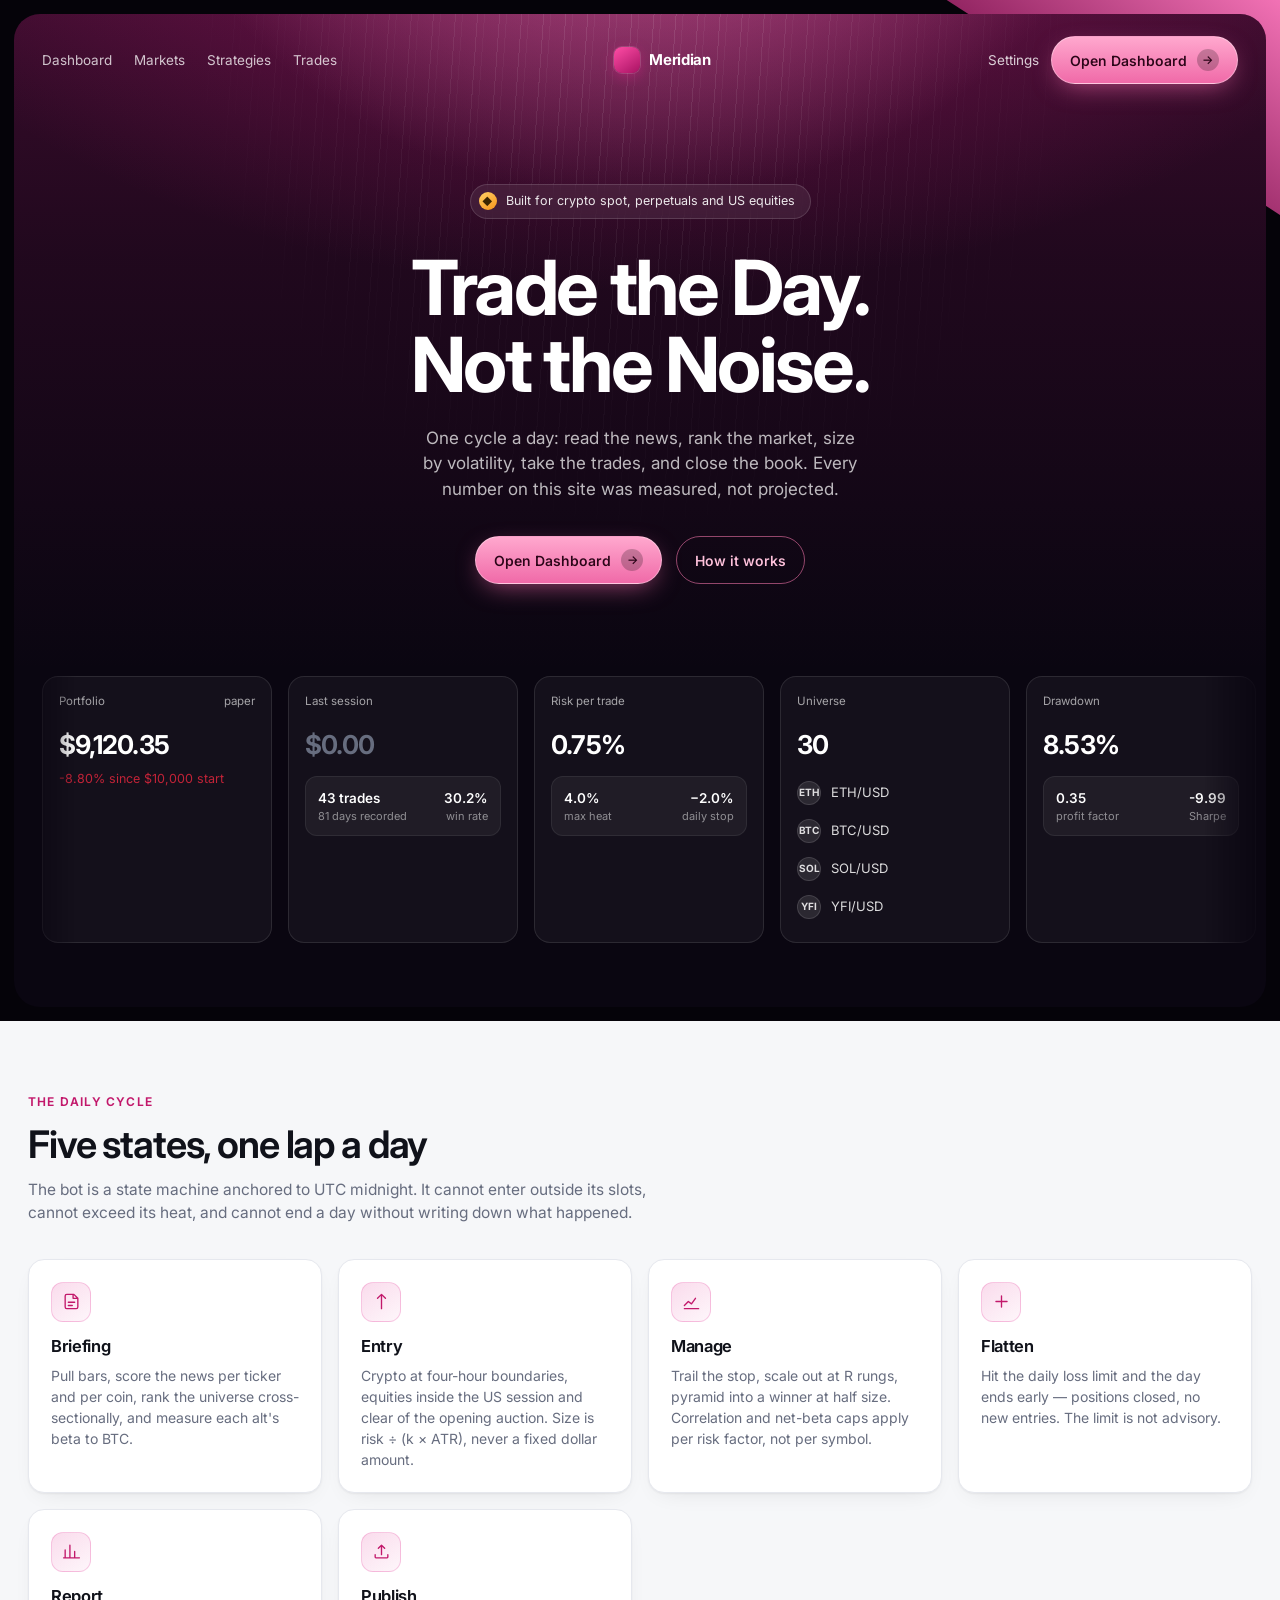
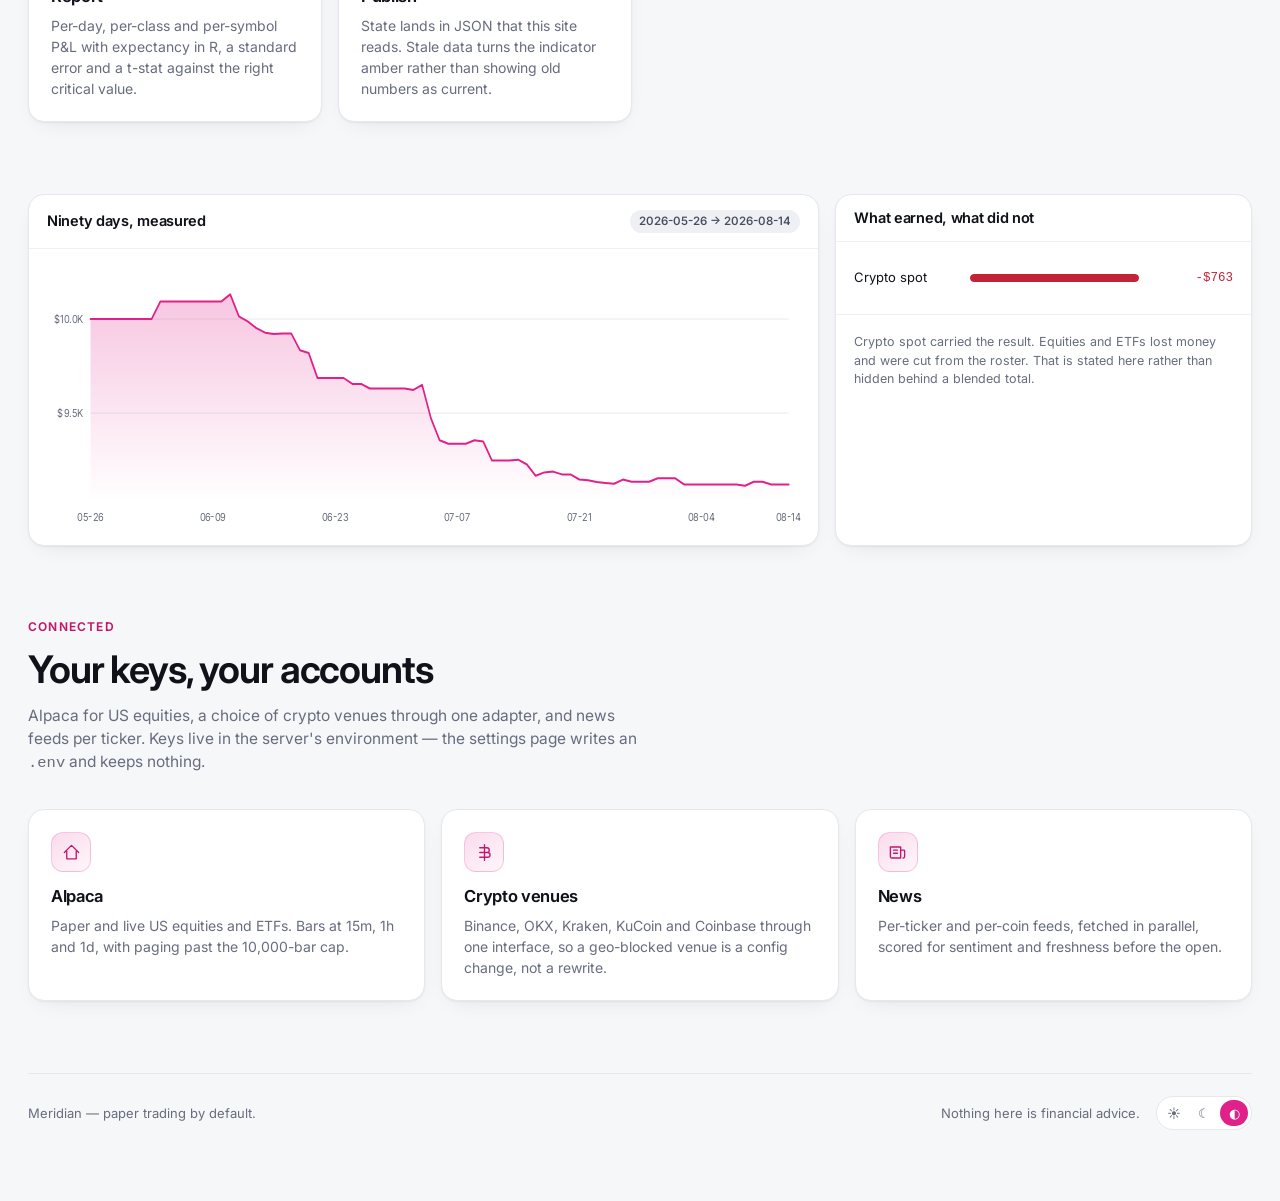
<file: web/index.html>
<!doctype html>
<html lang="en" data-theme="auto">
<head>
<meta charset="utf-8">
<meta name="viewport" content="width=device-width, initial-scale=1">
<title>Meridian</title>
<meta name="description" content="An autonomous daily-cycle trading bot for crypto and US equities. It reads the news, sizes by volatility, and reports what it actually did.">
<!-- Resolve the theme before first paint. A dark-mode reader should
     never see a white flash on the way in. -->
<script>try{document.documentElement.dataset.theme=localStorage.getItem("theme")||"auto"}catch(e){}</script>
<link rel="preconnect" href="https://fonts.googleapis.com">
<link rel="preconnect" href="https://fonts.gstatic.com" crossorigin>
<link rel="stylesheet" href="https://fonts.googleapis.com/css2?family=Inter:wght@400;500;600;700&display=swap">
<link rel="icon" href="favicon.svg" type="image/svg+xml">
<link rel="stylesheet" href="assets/app.css">
</head>
<body class="landing">

<div class="stage">
<header class="hero">
  <nav class="hero-nav">
    <div class="links">
      <a href="dashboard.html">Dashboard</a>
      <a href="markets.html">Markets</a>
      <a href="strategies.html">Strategies</a>
      <a href="trades.html">Trades</a>
    </div>
    <div class="mark"><span class="mark-glyph"></span> Meridian</div>
    <div class="right">
      <a class="hide-sm" href="settings.html" style="color:rgba(255,255,255,.8);font-size:13.5px">Settings</a>
      <a class="btn btn-fill" href="dashboard.html">Open Dashboard <span class="arrow">→</span></a>
    </div>
  </nav>

  <div class="hero-body">
    <span class="eyebrow"><span class="dot">◆</span> Built for crypto spot, perpetuals and US equities</span>
    <h1>Trade the Day.<br>Not the Noise.</h1>
    <p class="lede">
      One cycle a day: read the news, rank the market, size by volatility,
      take the trades, and close the book. Every number on this site was
      measured, not projected.
    </p>
    <div class="hero-cta">
      <a class="btn btn-fill" href="dashboard.html">Open Dashboard <span class="arrow">→</span></a>
      <a class="btn btn-ghost" href="#how">How it works</a>
    </div>
  </div>

  <!-- Live figures, read from the same JSON the dashboard reads.
       A landing page quoting invented numbers is a landing page you
       cannot trust about anything else. -->
  <div class="strip" id="strip">
    <div class="glass"><div class="cap">Portfolio</div><div class="big skel" style="height:30px"></div></div>
    <div class="glass"><div class="cap">Last session</div><div class="big skel" style="height:30px"></div></div>
    <div class="glass"><div class="cap">Risk</div><div class="big skel" style="height:30px"></div></div>
    <div class="glass"><div class="cap">Universe</div><div class="big skel" style="height:30px"></div></div>
  </div>
</header>
</div>

<main>
  <section class="section" id="how">
    <div class="section-head">
      <div class="kicker">The daily cycle</div>
      <h2>Five states, one lap a day</h2>
      <p>The bot is a state machine anchored to UTC midnight. It cannot
         enter outside its slots, cannot exceed its heat, and cannot end
         a day without writing down what happened.</p>
    </div>
    <div class="feature-grid">
      <div class="feature"><div class="ico"><svg viewBox="0 0 24 24" fill="none" stroke="currentColor" stroke-width="1.7" stroke-linecap="round" stroke-linejoin="round" aria-hidden="true"><path d="M4 19V5a2 2 0 012-2h9l5 5v11a2 2 0 01-2 2H6a2 2 0 01-2-2zM14 3v5h5M8 13h8M8 17h5"/></svg></div><h3>Briefing</h3>
        <p>Pull bars, score the news per ticker and per coin, rank the universe
           cross-sectionally, and measure each alt's beta to BTC.</p></div>
      <div class="feature"><div class="ico"><svg viewBox="0 0 24 24" fill="none" stroke="currentColor" stroke-width="1.7" stroke-linecap="round" stroke-linejoin="round" aria-hidden="true"><path d="M12 3v18M12 3l-5 5M12 3l5 5"/></svg></div><h3>Entry</h3>
        <p>Crypto at four-hour boundaries, equities inside the US session and
           clear of the opening auction. Size is risk ÷ (k × ATR), never a fixed
           dollar amount.</p></div>
      <div class="feature"><div class="ico"><svg viewBox="0 0 24 24" fill="none" stroke="currentColor" stroke-width="1.7" stroke-linecap="round" stroke-linejoin="round" aria-hidden="true"><path d="M3 17l5-5 4 3 5-7M3 21h18"/></svg></div><h3>Manage</h3>
        <p>Trail the stop, scale out at R rungs, pyramid into a winner at half
           size. Correlation and net-beta caps apply per risk factor, not per symbol.</p></div>
      <div class="feature"><div class="ico"><svg viewBox="0 0 24 24" fill="none" stroke="currentColor" stroke-width="1.7" stroke-linecap="round" stroke-linejoin="round" aria-hidden="true"><path d="M5 12h14M12 5v14"/></svg></div><h3>Flatten</h3>
        <p>Hit the daily loss limit and the day ends early — positions closed,
           no new entries. The limit is not advisory.</p></div>
      <div class="feature"><div class="ico"><svg viewBox="0 0 24 24" fill="none" stroke="currentColor" stroke-width="1.7" stroke-linecap="round" stroke-linejoin="round" aria-hidden="true"><path d="M4 20V10M10 20V4M16 20v-8M22 20H2"/></svg></div><h3>Report</h3>
        <p>Per-day, per-class and per-symbol P&amp;L with expectancy in R, a
           standard error and a t-stat against the right critical value.</p></div>
      <div class="feature"><div class="ico"><svg viewBox="0 0 24 24" fill="none" stroke="currentColor" stroke-width="1.7" stroke-linecap="round" stroke-linejoin="round" aria-hidden="true"><path d="M12 16V4M12 4L8 8M12 4l4 4M4 16v3a1 1 0 001 1h14a1 1 0 001-1v-3"/></svg></div><h3>Publish</h3>
        <p>State lands in JSON that this site reads. Stale data turns the
           indicator amber rather than showing old numbers as current.</p></div>
    </div>
  </section>

  <section class="section" style="padding-top:0">
    <div class="split grid">
      <div class="card">
        <div class="card-head"><h2>Ninety days, measured</h2>
          <span class="grow"></span>
          <span class="pill" id="period">—</span></div>
        <div class="card-body"><div id="curve" style="min-height:260px"></div></div>
      </div>
      <div class="card">
        <div class="card-head"><h2>What earned, what did not</h2></div>
        <div class="card-body" id="classes"></div>
        <div class="card-body" style="border-top:1px solid var(--line-soft)">
          <p class="muted" style="font-size:12.5px;line-height:1.5">
            Crypto spot carried the result. Equities and ETFs lost money and
            were cut from the roster. That is stated here rather than hidden
            behind a blended total.</p>
        </div>
      </div>
    </div>
  </section>

  <section class="section" style="padding-top:0">
    <div class="section-head">
      <div class="kicker">Connected</div>
      <h2>Your keys, your accounts</h2>
      <p>Alpaca for US equities, a choice of crypto venues through one adapter,
         and news feeds per ticker. Keys live in the server's environment — the
         settings page writes an <code>.env</code> and keeps nothing.</p>
    </div>
    <div class="feature-grid">
      <div class="feature"><div class="ico"><svg viewBox="0 0 24 24" fill="none" stroke="currentColor" stroke-width="1.7" stroke-linecap="round" stroke-linejoin="round" aria-hidden="true"><path d="M3 12l9-9 9 9M6 10v10h12V10"/></svg></div><h3>Alpaca</h3>
        <p>Paper and live US equities and ETFs. Bars at 15m, 1h and 1d, with
           paging past the 10,000-bar cap.</p></div>
      <div class="feature"><div class="ico"><svg viewBox="0 0 24 24" fill="none" stroke="currentColor" stroke-width="1.7" stroke-linecap="round" stroke-linejoin="round" aria-hidden="true"><path d="M12 2v20M6 6h9a3 3 0 010 6H6h10a3 3 0 010 6H6"/></svg></div><h3>Crypto venues</h3>
        <p>Binance, OKX, Kraken, KuCoin and Coinbase through one interface, so a
           geo-blocked venue is a config change, not a rewrite.</p></div>
      <div class="feature"><div class="ico"><svg viewBox="0 0 24 24" fill="none" stroke="currentColor" stroke-width="1.7" stroke-linecap="round" stroke-linejoin="round" aria-hidden="true"><path d="M3 5h13v14H5a2 2 0 01-2-2zM16 9h4a1 1 0 011 1v7a2 2 0 01-2 2M7 9h5M7 13h5"/></svg></div><h3>News</h3>
        <p>Per-ticker and per-coin feeds, fetched in parallel, scored for
           sentiment and freshness before the open.</p></div>
    </div>
  </section>
</main>

<footer class="section" style="padding-top:0;color:var(--ink-3);font-size:13px">
  <div style="border-top:1px solid var(--line);padding-top:22px;display:flex;
              gap:16px;flex-wrap:wrap;align-items:center">
    <span>Meridian — paper trading by default.</span>
    <span class="grow" style="flex:1"></span>
    <span>Nothing here is financial advice.</span>
    <span data-toggle-theme></span>
  </div>
</footer>

<script type="module">
import { load, usd, pct, cls, num, initTheme, compact } from "./assets/app.js";
import { lineChart, barList } from "./assets/chart.js";

initTheme();

const CLASS_NAME = {
  crypto_spot: "Crypto spot", crypto_perp: "Perpetuals",
  equity: "Equities", etf: "ETFs",
};

try {
  const [p, m, d] = await Promise.all([load("portfolio"), load("meta"), load("daily")]);

  const coins = (m.universe?.crypto_spot?.length || 0) + (m.universe?.crypto_perp?.length || 0);
  document.getElementById("strip").innerHTML = `
    <div class="glass">
      <div class="cap">Portfolio <span>${m.mode}</span></div>
      <div class="big">${usd(p.equity)}</div>
      <div class="${cls(p.total_return_pct)}" style="font-size:12.5px;margin-top:6px">
        ${pct(p.total_return_pct)} since ${usd(p.starting_equity, 0)} start</div>
    </div>
    <div class="glass">
      <div class="cap">Last session</div>
      <div class="big ${cls(p.daily_pnl)}">${usd(p.daily_pnl)}</div>
      <div class="swap-row" style="margin-top:12px">
        <div><div class="sym">${p.trades} trades</div><div class="sub">${m.days_recorded} days recorded</div></div>
        <div style="text-align:right"><div class="sym">${num(p.win_rate, 1)}%</div><div class="sub">win rate</div></div>
      </div>
    </div>
    <div class="glass">
      <div class="cap">Risk per trade</div>
      <div class="big">${num(m.risk.risk_per_trade_pct, 2)}%</div>
      <div class="swap-row" style="margin-top:12px">
        <div><div class="sym">${num(m.risk.max_portfolio_heat_pct, 1)}%</div><div class="sub">max heat</div></div>
        <div style="text-align:right"><div class="sym">−${num(m.risk.max_daily_loss_pct, 1)}%</div><div class="sub">daily stop</div></div>
      </div>
    </div>
    <div class="glass">
      <div class="cap">Universe</div>
      <div class="big">${coins}</div>
      <div style="margin-top:10px">
        ${(m.universe?.crypto_spot || []).slice(0, 4).map((s) => `
          <div class="asset-line"><span class="chip">${s.split("/")[0].slice(0, 3)}</span>${s}</div>`).join("")}
      </div>
    </div>
    <div class="glass">
      <div class="cap">Drawdown</div>
      <div class="big">${num(p.max_drawdown_pct, 2)}%</div>
      <div class="swap-row" style="margin-top:12px">
        <div><div class="sym">${num(p.profit_factor, 2)}</div><div class="sub">profit factor</div></div>
        <div style="text-align:right"><div class="sym">${num(p.sharpe_daily, 2)}</div><div class="sub">Sharpe</div></div>
      </div>
    </div>`;

  document.getElementById("period").textContent = `${d.period.from} → ${d.period.to}`;
  lineChart(document.getElementById("curve"),
    [{ name: "Equity", values: d.curve.map((r) => ({ x: r.day.slice(5), y: r.equity })) }],
    { fill: true, height: 260, fmt: (v) => usd(v, 0), yFmt: (v) => compact(v),
      label: "Account equity over the recorded period" });

  barList(document.getElementById("classes"),
    Object.entries(d.by_asset_class)
      .map(([k, v]) => ({ name: CLASS_NAME[k] || k, value: v.pnl }))
      .sort((a, b) => b.value - a.value),
    { fmt: (v) => usd(v, 0) });
} catch (e) {
  document.getElementById("strip").innerHTML =
    `<div class="glass"><div class="cap">No data published yet</div>
     <p style="font-size:13px;color:rgba(255,255,255,.7);margin-top:8px">
     Run <code>python main.py publish --screen</code> to fill this in.</p></div>`;
}
</script>
</body>
</html>
</file>
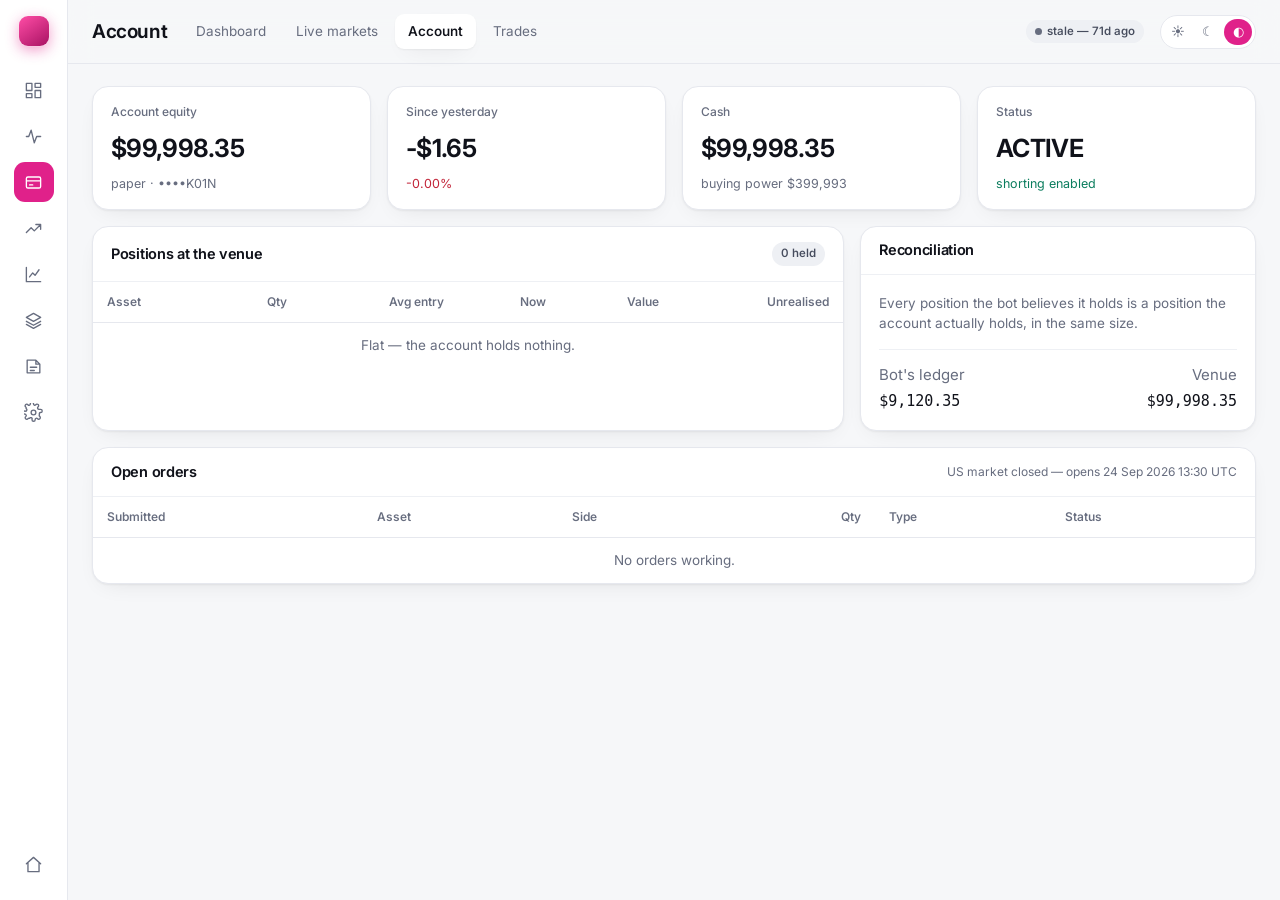
<file: web/account.html>
<!doctype html>
<html lang="en" data-theme="auto">
<head>
<meta charset="utf-8">
<meta name="viewport" content="width=device-width, initial-scale=1">
<title>Account — Meridian</title>
<script>try{document.documentElement.dataset.theme=localStorage.getItem("theme")||"auto"}catch(e){}</script>
<link rel="preconnect" href="https://fonts.googleapis.com">
<link rel="preconnect" href="https://fonts.gstatic.com" crossorigin>
<link rel="stylesheet" href="https://fonts.googleapis.com/css2?family=Inter:wght@400;500;600;700&display=swap">
<link rel="icon" href="favicon.svg" type="image/svg+xml">
<link rel="stylesheet" href="assets/app.css">
</head>
<body>
<div class="app">
  <nav class="rail" aria-label="Sections"></nav>
  <div class="main">
    <header class="topbar">
      <h1>Account</h1>
      <nav class="tabs" aria-label="Views"></nav>
      <span class="grow"></span>
      <span class="pill" id="fresh"><span class="dot-live"></span><span>loading…</span></span>
      <span data-toggle-theme></span>
    </header>
    <main class="content">
      <div class="grid cols-4" id="tiles" style="margin-bottom:16px"></div>
      <div class="grid split" style="margin-bottom:16px">
        <section class="card">
          <div class="card-head"><h2>Positions at the venue</h2><span class="grow"></span>
            <span class="pill" id="poscount">—</span></div>
          <div class="card-body flush"><div class="tbl-wrap"><table class="tbl" id="pos">
            <thead><tr><th>Asset</th><th class="r">Qty</th><th class="r">Avg entry</th>
              <th class="r">Now</th><th class="r">Value</th><th class="r">Unrealised</th></tr></thead>
            <tbody></tbody></table></div></div>
        </section>
        <section class="card">
          <div class="card-head"><h2>Reconciliation</h2></div>
          <div class="card-body" id="drift"></div>
        </section>
      </div>
      <section class="card">
        <div class="card-head"><h2>Open orders</h2><span class="grow"></span>
          <span class="muted" style="font-size:12px" id="market"></span></div>
        <div class="card-body flush"><div class="tbl-wrap"><table class="tbl" id="ord">
          <thead><tr><th>Submitted</th><th>Asset</th><th>Side</th><th class="r">Qty</th>
            <th>Type</th><th>Status</th></tr></thead><tbody></tbody></table></div></div>
      </section>
    </main>
  </div>
</div>
<script type="module" src="assets/account.js"></script>
</body>
</html>
</file>
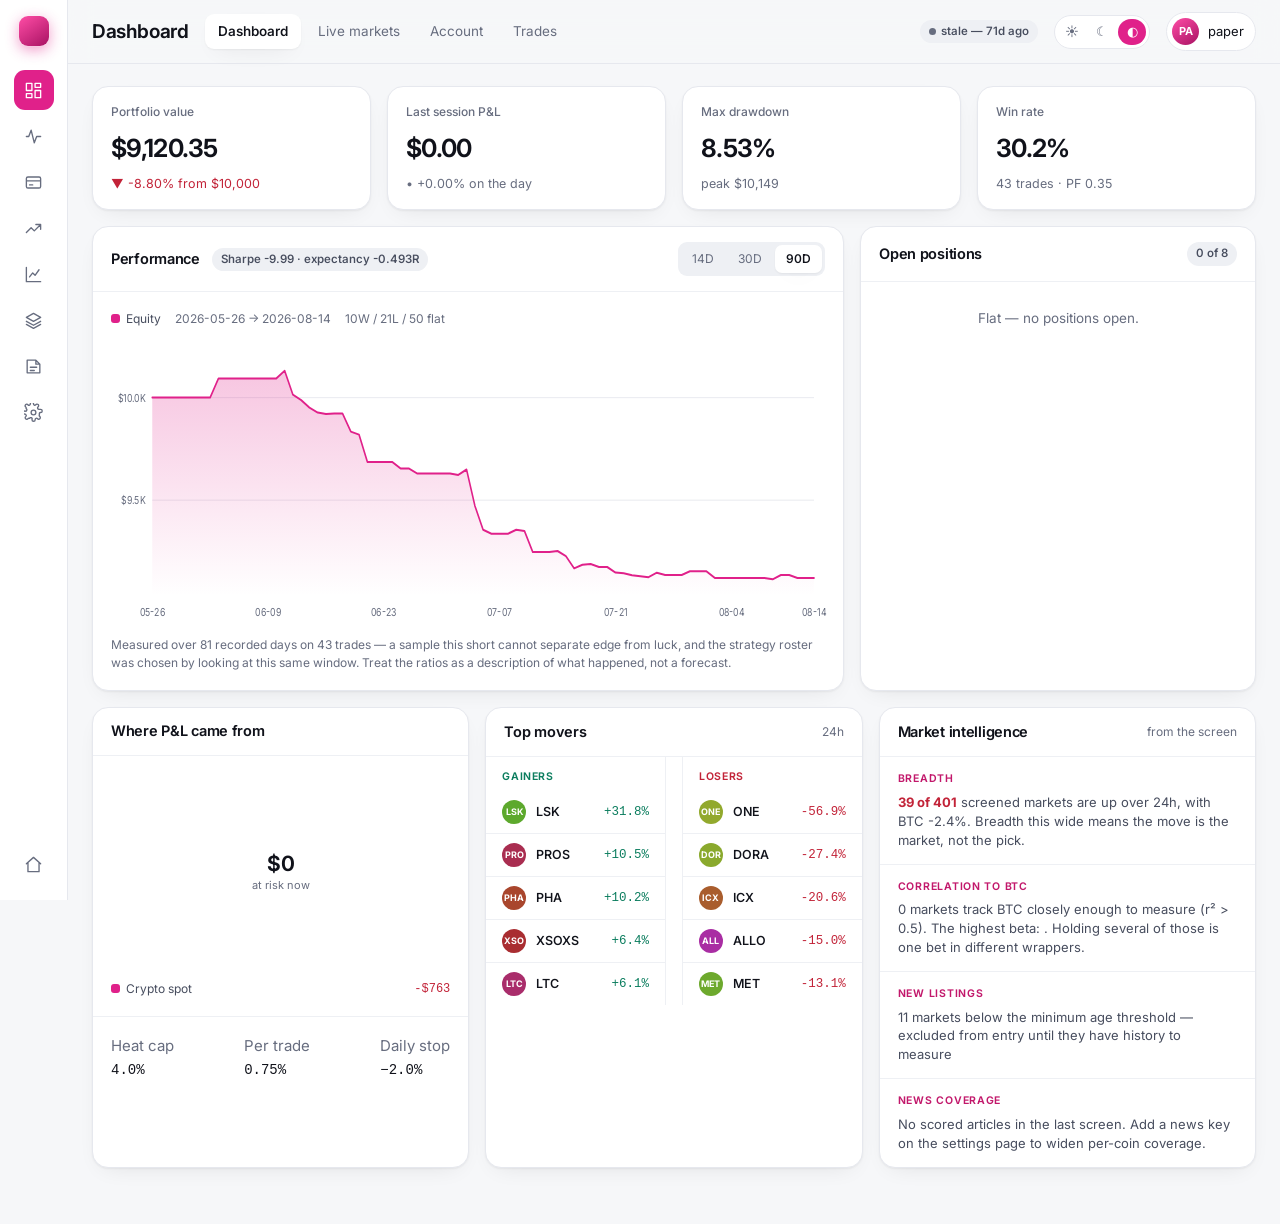
<file: web/dashboard.html>
<!doctype html>
<html lang="en" data-theme="auto">
<head>
<meta charset="utf-8">
<meta name="viewport" content="width=device-width, initial-scale=1">
<title>Dashboard — Meridian</title>
<script>try{document.documentElement.dataset.theme=localStorage.getItem("theme")||"auto"}catch(e){}</script>
<link rel="preconnect" href="https://fonts.googleapis.com">
<link rel="preconnect" href="https://fonts.gstatic.com" crossorigin>
<link rel="stylesheet" href="https://fonts.googleapis.com/css2?family=Inter:wght@400;500;600;700&display=swap">
<link rel="icon" href="favicon.svg" type="image/svg+xml">
<link rel="stylesheet" href="assets/app.css">
</head>
<body>
<div class="app">
  <nav class="rail" aria-label="Sections"></nav>

  <div class="main">
    <header class="topbar">
      <h1>Dashboard</h1>
      <nav class="tabs" aria-label="Views"></nav>
      <span class="grow"></span>
      <span class="pill" id="fresh"><span class="dot-live"></span><span>loading…</span></span>
      <span data-toggle-theme></span>
      <span class="who"><span class="av" id="avatar">—</span><span id="mode">paper</span></span>
    </header>

    <main class="content">
      <div class="grid cols-4" id="tiles" style="margin-bottom:16px"></div>

      <div class="grid split" style="margin-bottom:16px">
        <section class="card">
          <div class="card-head">
            <h2>Performance</h2>
            <span class="pill" id="badges"></span>
            <span class="grow"></span>
            <div class="seg" id="range" role="group" aria-label="Chart range">
              <button data-days="14" type="button">14D</button>
              <button data-days="30" type="button">30D</button>
              <button data-days="90" type="button" aria-pressed="true">90D</button>
            </div>
          </div>
          <div class="card-body">
            <div class="legend" id="legend" style="margin-bottom:14px"></div>
            <div id="curve" style="min-height:280px"></div>
            <p class="muted" id="caveat" style="font-size:12px;margin-top:14px;line-height:1.5"></p>
          </div>
        </section>

        <section class="card">
          <div class="card-head"><h2>Open positions</h2>
            <span class="grow"></span><span class="pill" id="poscount">—</span></div>
          <div class="card-body flush"><div class="rows" id="positions"></div></div>
        </section>
      </div>

      <div class="grid cols-3">
        <section class="card">
          <div class="card-head"><h2>Where P&amp;L came from</h2></div>
          <div class="card-body">
            <div id="donut" style="margin-bottom:16px"></div>
            <div class="legend" id="donut-legend" style="flex-direction:column;gap:9px"></div>
          </div>
          <div class="card-body" style="border-top:1px solid var(--line-soft);
               display:flex;justify-content:space-between" id="riskstats"></div>
        </section>

        <section class="card">
          <div class="card-head"><h2>Top movers</h2><span class="grow"></span>
            <span class="muted" style="font-size:12px">24h</span></div>
          <div class="card-body flush"><div class="grid split-even" id="movers"></div></div>
        </section>

        <section class="card">
          <div class="card-head"><h2>Market intelligence</h2><span class="grow"></span>
            <span class="muted" style="font-size:12px" id="newscount"></span></div>
          <div class="card-body flush"><div id="news"></div></div>
        </section>
      </div>
    </main>
  </div>
</div>
<script type="module" src="assets/dashboard.js"></script>
</body>
</html>
</file>
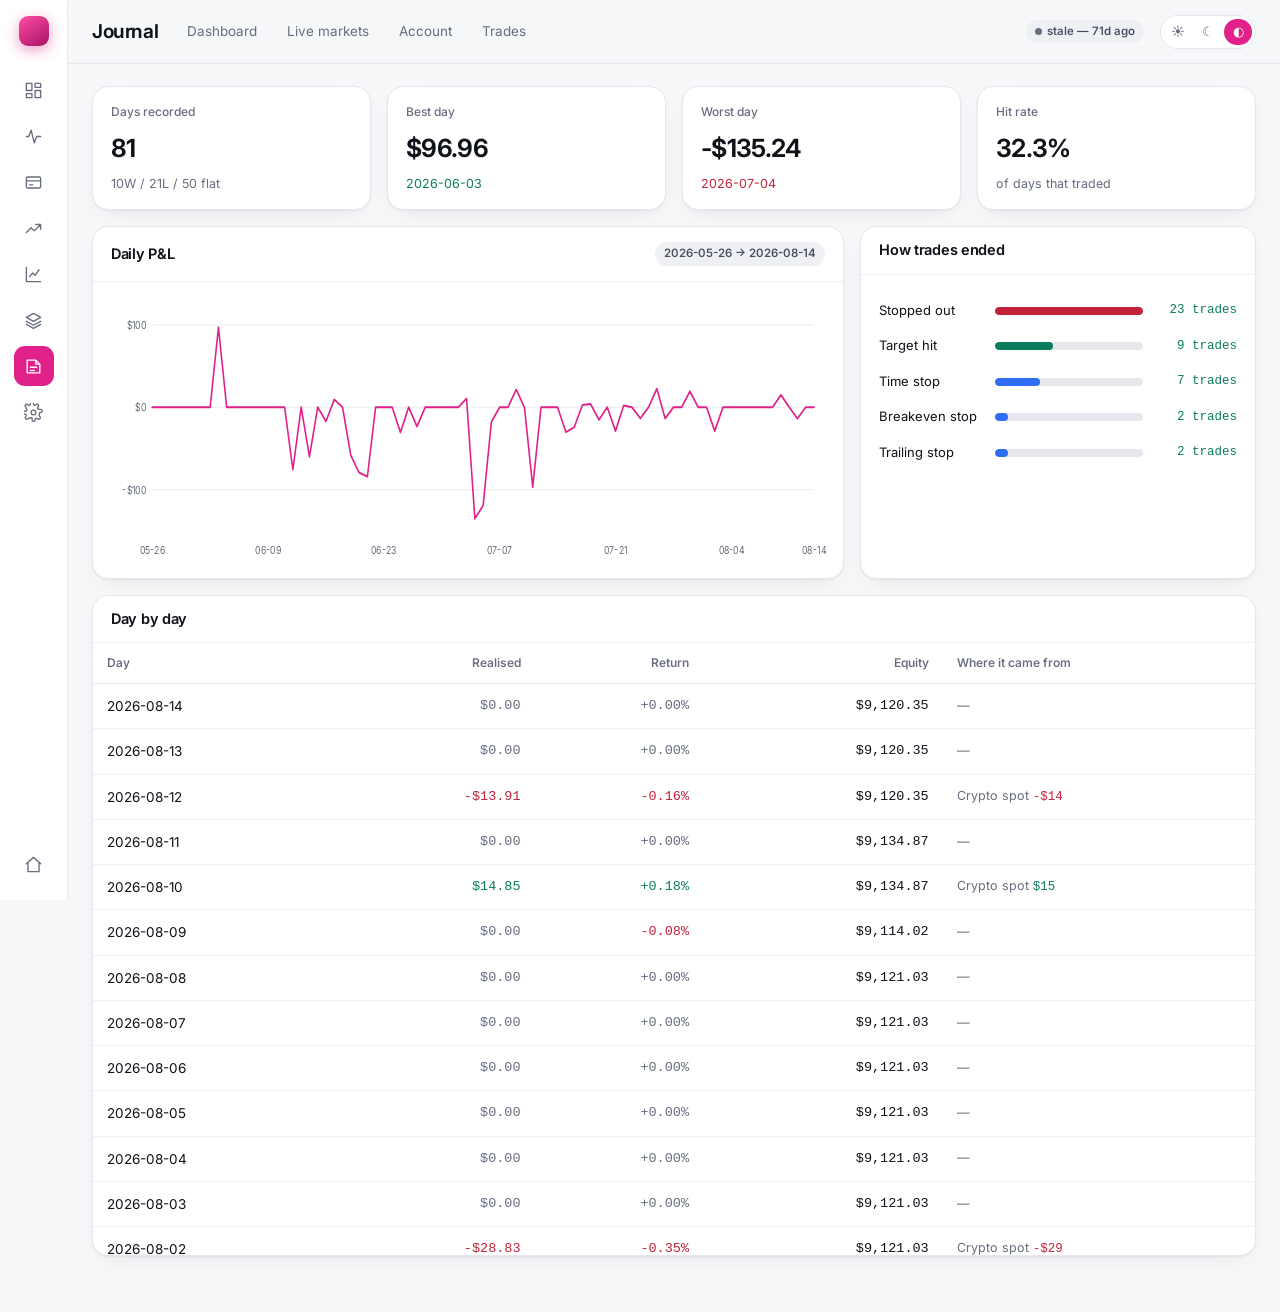
<file: web/journal.html>
<!doctype html>
<html lang="en" data-theme="auto">
<head>
<meta charset="utf-8">
<meta name="viewport" content="width=device-width, initial-scale=1">
<title>Journal — Meridian</title>
<script>try{document.documentElement.dataset.theme=localStorage.getItem("theme")||"auto"}catch(e){}</script>
<link rel="preconnect" href="https://fonts.googleapis.com">
<link rel="preconnect" href="https://fonts.gstatic.com" crossorigin>
<link rel="stylesheet" href="https://fonts.googleapis.com/css2?family=Inter:wght@400;500;600;700&display=swap">
<link rel="icon" href="favicon.svg" type="image/svg+xml">
<link rel="stylesheet" href="assets/app.css">
</head>
<body>
<div class="app">
  <nav class="rail" aria-label="Sections"></nav>
  <div class="main">
    <header class="topbar">
      <h1>Journal</h1>
      <nav class="tabs" aria-label="Views"></nav>
      <span class="grow"></span>
      <span class="pill" id="fresh"><span class="dot-live"></span><span>loading…</span></span>
      <span data-toggle-theme></span>
    </header>
    <main class="content">
      <div class="grid cols-4" id="tiles" style="margin-bottom:16px"></div>
      <div class="grid split" style="margin-bottom:16px">
        <section class="card">
          <div class="card-head"><h2>Daily P&amp;L</h2><span class="grow"></span>
            <span class="pill" id="period">—</span></div>
          <div class="card-body"><div id="bars" style="min-height:260px"></div></div>
        </section>
        <section class="card">
          <div class="card-head"><h2>How trades ended</h2></div>
          <div class="card-body" id="exits"></div>
        </section>
      </div>
      <section class="card">
        <div class="card-head"><h2>Day by day</h2></div>
        <div class="card-body flush"><div class="tbl-wrap"><table class="tbl" id="tbl">
          <thead><tr><th>Day</th><th class="r">Realised</th><th class="r">Return</th>
            <th class="r">Equity</th><th>Where it came from</th></tr></thead><tbody></tbody></table></div></div>
      </section>
    </main>
  </div>
</div>
<script type="module" src="assets/journal.js"></script>
</body>
</html>
</file>
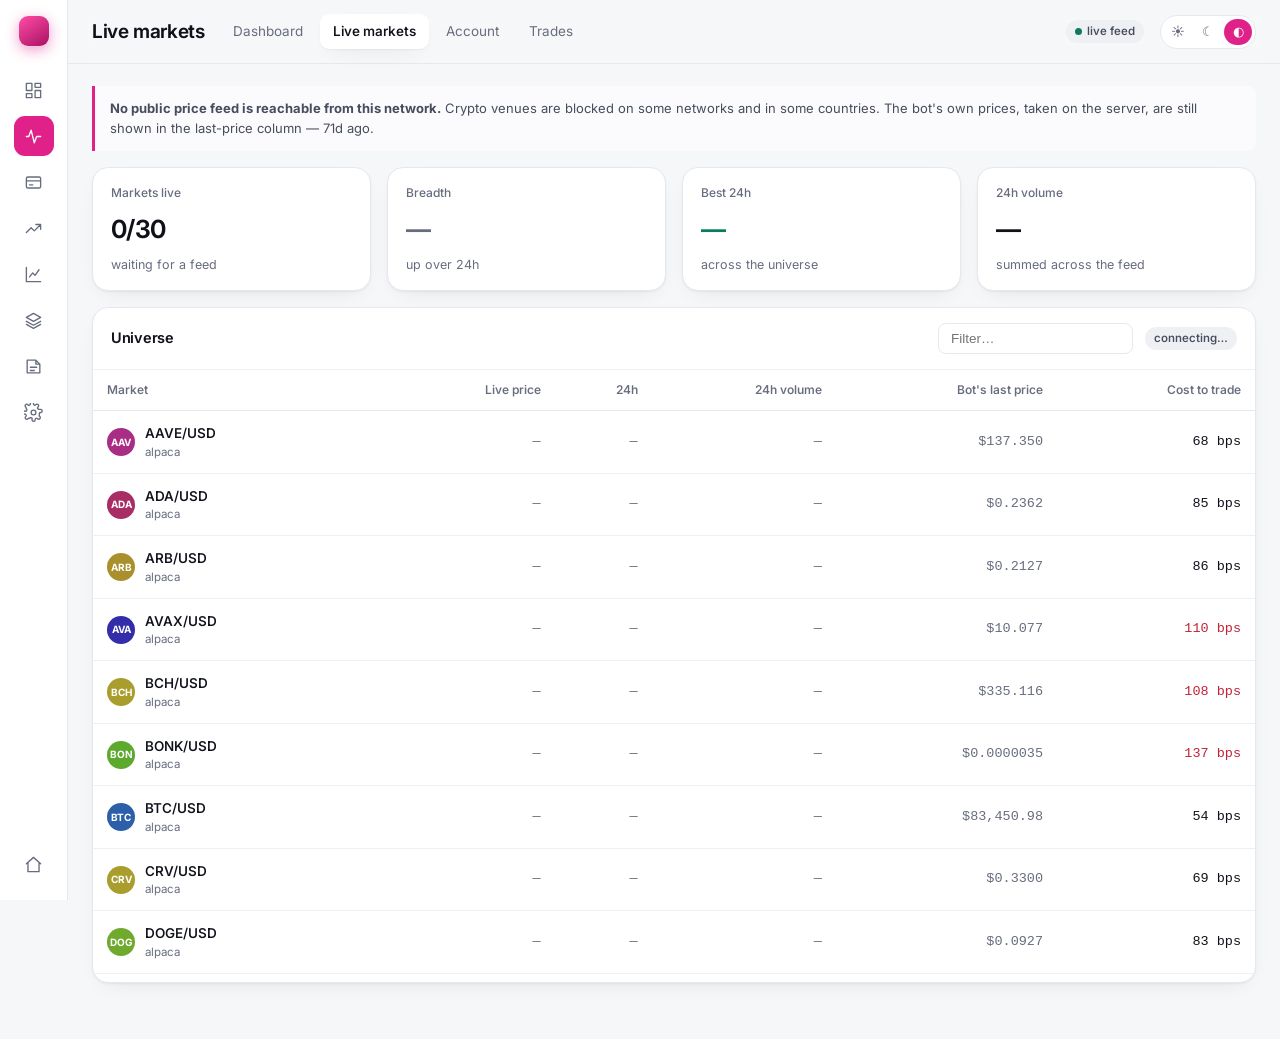
<file: web/live.html>
<!doctype html>
<html lang="en" data-theme="auto">
<head>
<meta charset="utf-8">
<meta name="viewport" content="width=device-width, initial-scale=1">
<title>Live markets — Meridian</title>
<script>try{document.documentElement.dataset.theme=localStorage.getItem("theme")||"auto"}catch(e){}</script>
<link rel="preconnect" href="https://fonts.googleapis.com">
<link rel="preconnect" href="https://fonts.gstatic.com" crossorigin>
<link rel="stylesheet" href="https://fonts.googleapis.com/css2?family=Inter:wght@400;500;600;700&display=swap">
<link rel="icon" href="favicon.svg" type="image/svg+xml">
<link rel="stylesheet" href="assets/app.css">
</head>
<body>
<div class="app">
  <nav class="rail" aria-label="Sections"></nav>
  <div class="main">
    <header class="topbar">
      <h1>Live markets</h1>
      <nav class="tabs" aria-label="Views"></nav>
      <span class="grow"></span>
      <span class="pill" id="fresh"><span class="dot-live"></span><span>loading…</span></span>
      <span data-toggle-theme></span>
    </header>
    <main class="content">
      <div class="note" style="margin-bottom:16px" id="source">
        Prices below come straight from a public exchange feed to your browser.
      </div>
      <div class="grid cols-4" id="tiles" style="margin-bottom:16px"></div>
      <section class="card">
        <div class="card-head">
          <h2>Universe</h2><span class="grow"></span>
          <input id="q" class="btn-quiet" style="padding:7px 12px;min-width:170px"
                 placeholder="Filter…" aria-label="Filter symbols">
          <span class="pill" id="tick">—</span>
        </div>
        <div class="card-body flush"><div class="tbl-wrap"><table class="tbl" id="tbl">
          <thead><tr>
            <th>Market</th><th class="r">Live price</th><th class="r">24h</th>
            <th class="r">24h volume</th><th class="r">Bot's last price</th><th class="r">Cost to trade</th>
          </tr></thead><tbody></tbody></table></div></div>
      </section>
    </main>
  </div>
</div>
<script type="module" src="assets/live.js"></script>
</body>
</html>
</file>
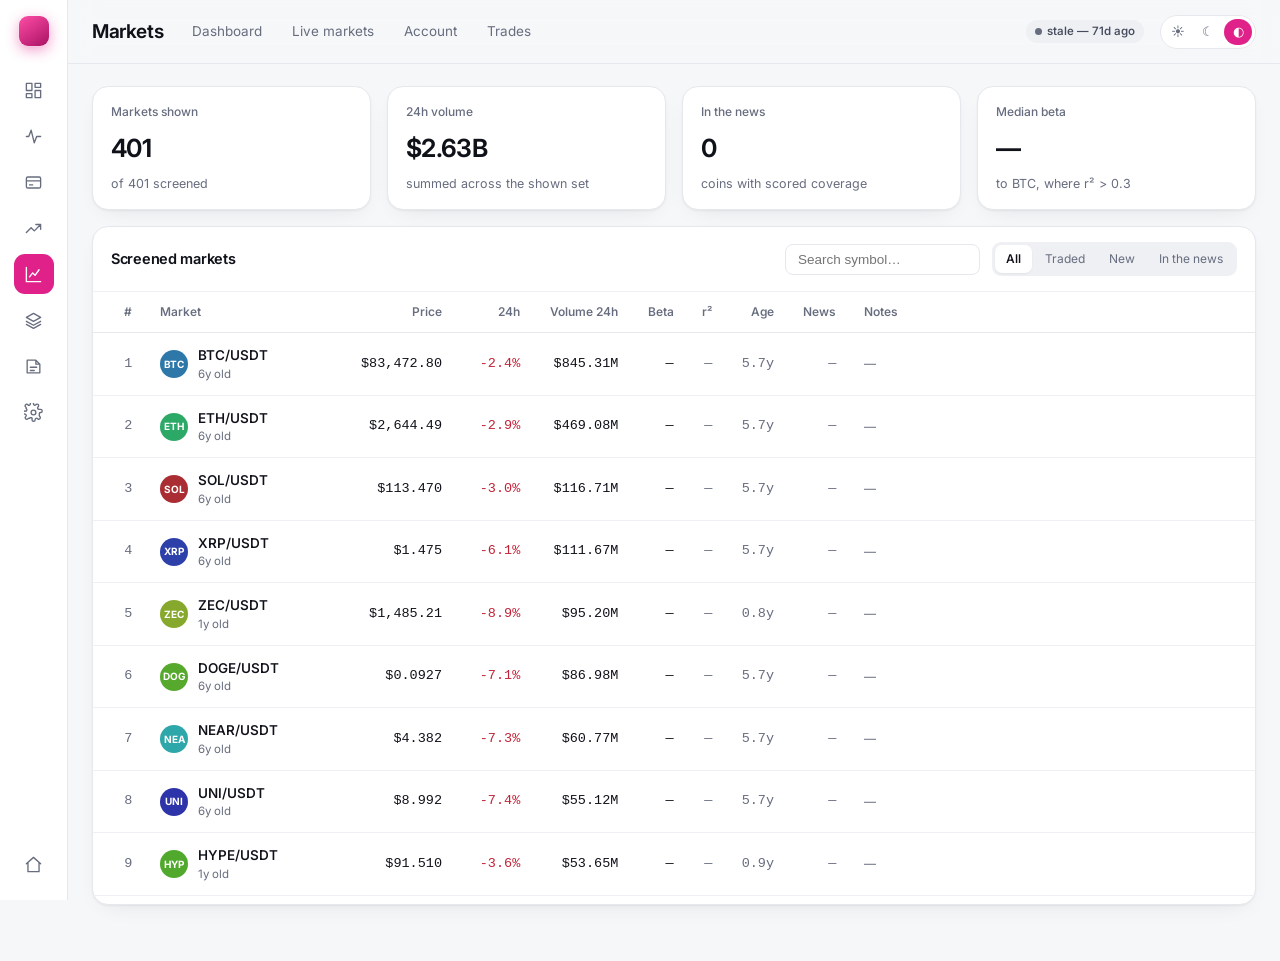
<file: web/markets.html>
<!doctype html>
<html lang="en" data-theme="auto">
<head>
<meta charset="utf-8">
<meta name="viewport" content="width=device-width, initial-scale=1">
<title>Markets — Meridian</title>
<script>try{document.documentElement.dataset.theme=localStorage.getItem("theme")||"auto"}catch(e){}</script>
<link rel="preconnect" href="https://fonts.googleapis.com">
<link rel="preconnect" href="https://fonts.gstatic.com" crossorigin>
<link rel="stylesheet" href="https://fonts.googleapis.com/css2?family=Inter:wght@400;500;600;700&display=swap">
<link rel="icon" href="favicon.svg" type="image/svg+xml">
<link rel="stylesheet" href="assets/app.css">
</head>
<body>
<div class="app">
  <nav class="rail" aria-label="Sections"></nav>
  <div class="main">
    <header class="topbar">
      <h1>Markets</h1>
      <nav class="tabs" aria-label="Views"></nav>
      <span class="grow"></span>
      <span class="pill" id="fresh"><span class="dot-live"></span><span>loading…</span></span>
      <span data-toggle-theme></span>
    </header>
    <main class="content">
      <div class="grid cols-4" id="tiles" style="margin-bottom:16px"></div>
      <section class="card">
        <div class="card-head">
          <h2>Screened markets</h2>
          <span class="grow"></span>
          <input id="q" class="btn-quiet" style="padding:7px 12px;min-width:180px"
                 placeholder="Search symbol…" aria-label="Search symbol">
          <div class="seg" id="filter" role="group" aria-label="Filter">
            <button data-f="all" aria-pressed="true" type="button">All</button>
            <button data-f="traded" type="button">Traded</button>
            <button data-f="new" type="button">New</button>
            <button data-f="news" type="button">In the news</button>
          </div>
        </div>
        <div class="card-body flush"><div class="tbl-wrap"><table class="tbl" id="tbl">
          <thead><tr>
            <th class="sortable r" data-k="rank">#</th>
            <th class="sortable" data-k="symbol">Market</th>
            <th class="sortable r" data-k="price">Price</th>
            <th class="sortable r" data-k="change_24h_pct">24h</th>
            <th class="sortable r" data-k="quote_volume">Volume 24h</th>
            <th class="sortable r" data-k="beta">Beta</th>
            <th class="sortable r" data-k="beta_r2">r²</th>
            <th class="sortable r" data-k="age_days">Age</th>
            <th class="sortable r" data-k="news_score">News</th>
            <th>Notes</th>
          </tr></thead><tbody></tbody>
        </table></div></div>
      </section>
    </main>
  </div>
</div>
<script type="module" src="assets/markets.js"></script>
</body>
</html>
</file>
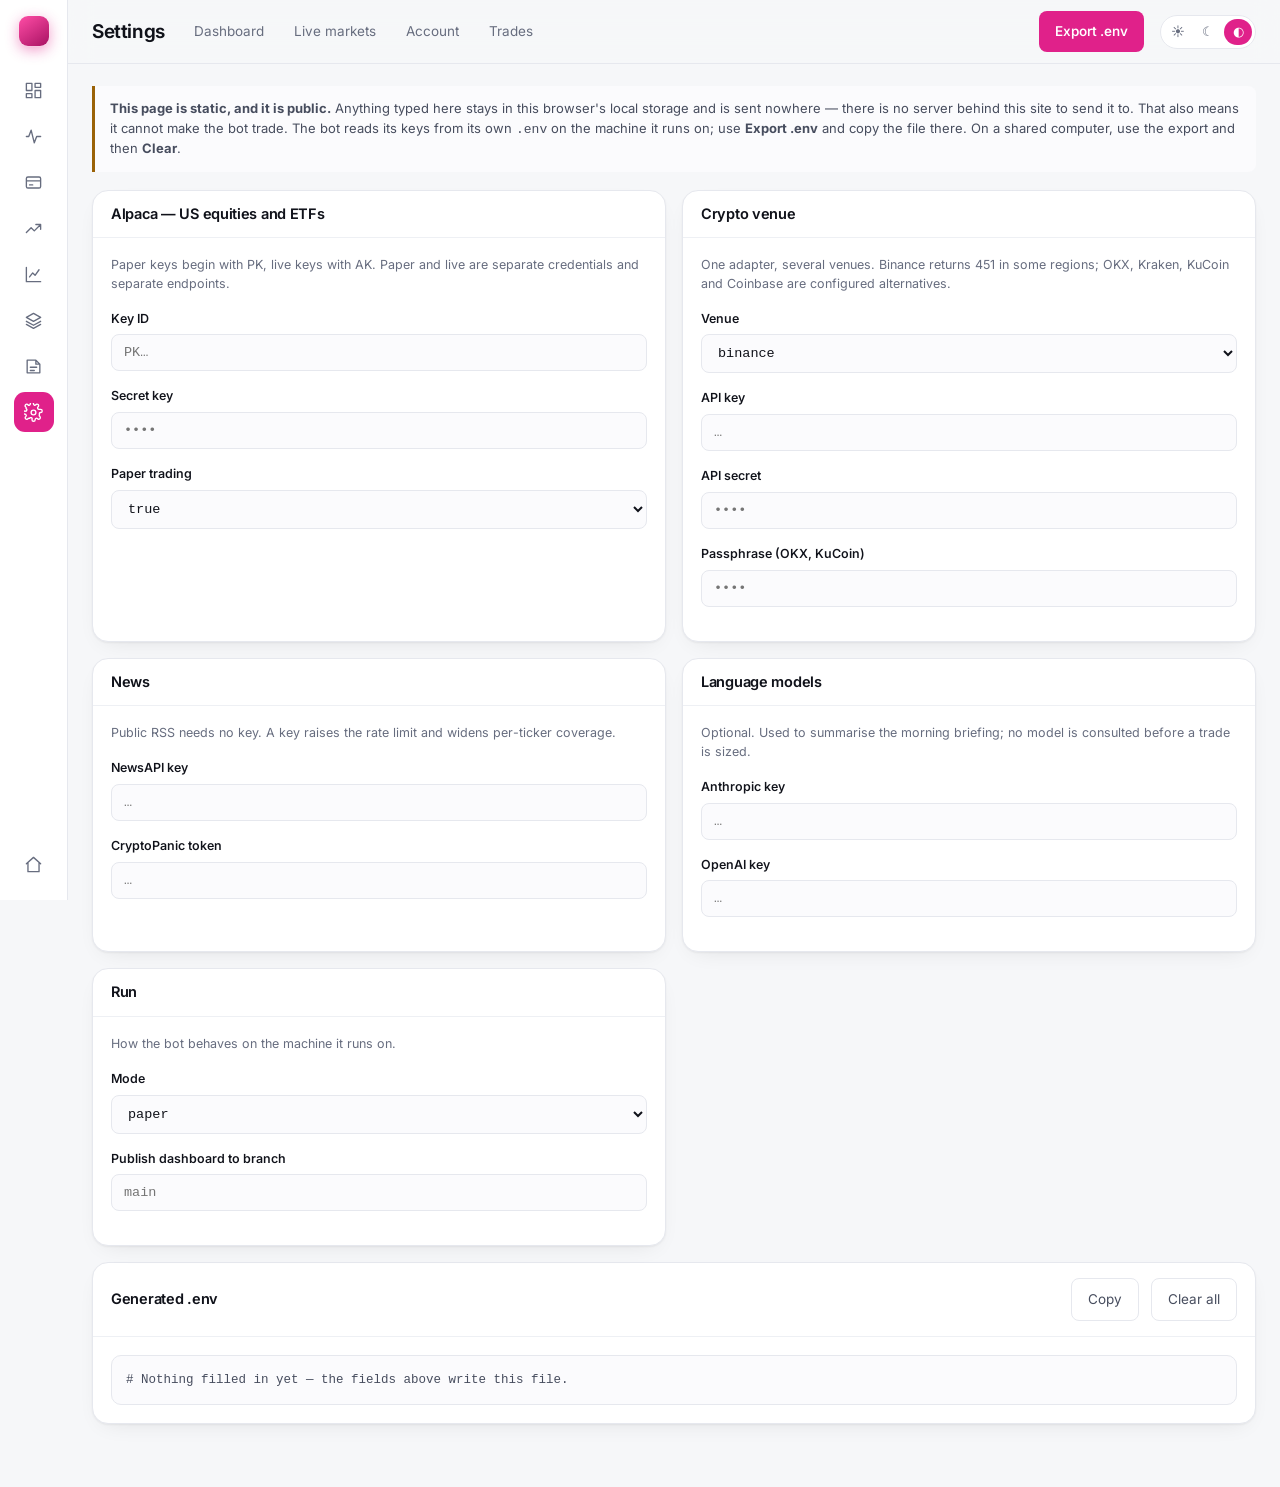
<file: web/settings.html>
<!doctype html>
<html lang="en" data-theme="auto">
<head>
<meta charset="utf-8">
<meta name="viewport" content="width=device-width, initial-scale=1">
<title>Settings — Meridian</title>
<script>try{document.documentElement.dataset.theme=localStorage.getItem("theme")||"auto"}catch(e){}</script>
<link rel="preconnect" href="https://fonts.googleapis.com">
<link rel="preconnect" href="https://fonts.gstatic.com" crossorigin>
<link rel="stylesheet" href="https://fonts.googleapis.com/css2?family=Inter:wght@400;500;600;700&display=swap">
<link rel="icon" href="favicon.svg" type="image/svg+xml">
<link rel="stylesheet" href="assets/app.css">
</head>
<body>
<div class="app">
  <nav class="rail" aria-label="Sections"></nav>
  <div class="main">
    <header class="topbar">
      <h1>Settings</h1>
      <nav class="tabs" aria-label="Views"></nav>
      <span class="grow"></span>
      <button class="btn-primary" id="export" type="button">Export .env</button>
      <span data-toggle-theme></span>
    </header>
    <main class="content">

      <div class="note warn" style="margin-bottom:18px">
        <b>This page is static, and it is public.</b> Anything typed here stays
        in this browser's local storage and is sent nowhere — there is no server
        behind this site to send it to. That also means it cannot make the bot
        trade. The bot reads its keys from its own <code>.env</code> on the
        machine it runs on; use <b>Export .env</b> and copy the file there.
        On a shared computer, use the export and then <b>Clear</b>.
      </div>

      <div class="grid split-even" id="groups"></div>

      <section class="card" style="margin-top:16px">
        <div class="card-head"><h2>Generated .env</h2><span class="grow"></span>
          <button class="btn-quiet" id="copy" type="button">Copy</button>
          <button class="btn-quiet" id="clear" type="button">Clear all</button></div>
        <div class="card-body">
          <pre id="preview" class="num" style="margin:0;padding:14px;border-radius:10px;
               background:var(--surface-2);border:1px solid var(--line);overflow-x:auto;
               font-size:12.5px;line-height:1.6;color:var(--ink-2)"></pre>
        </div>
      </section>
    </main>
  </div>
</div>
<script type="module" src="assets/settings.js"></script>
</body>
</html>
</file>
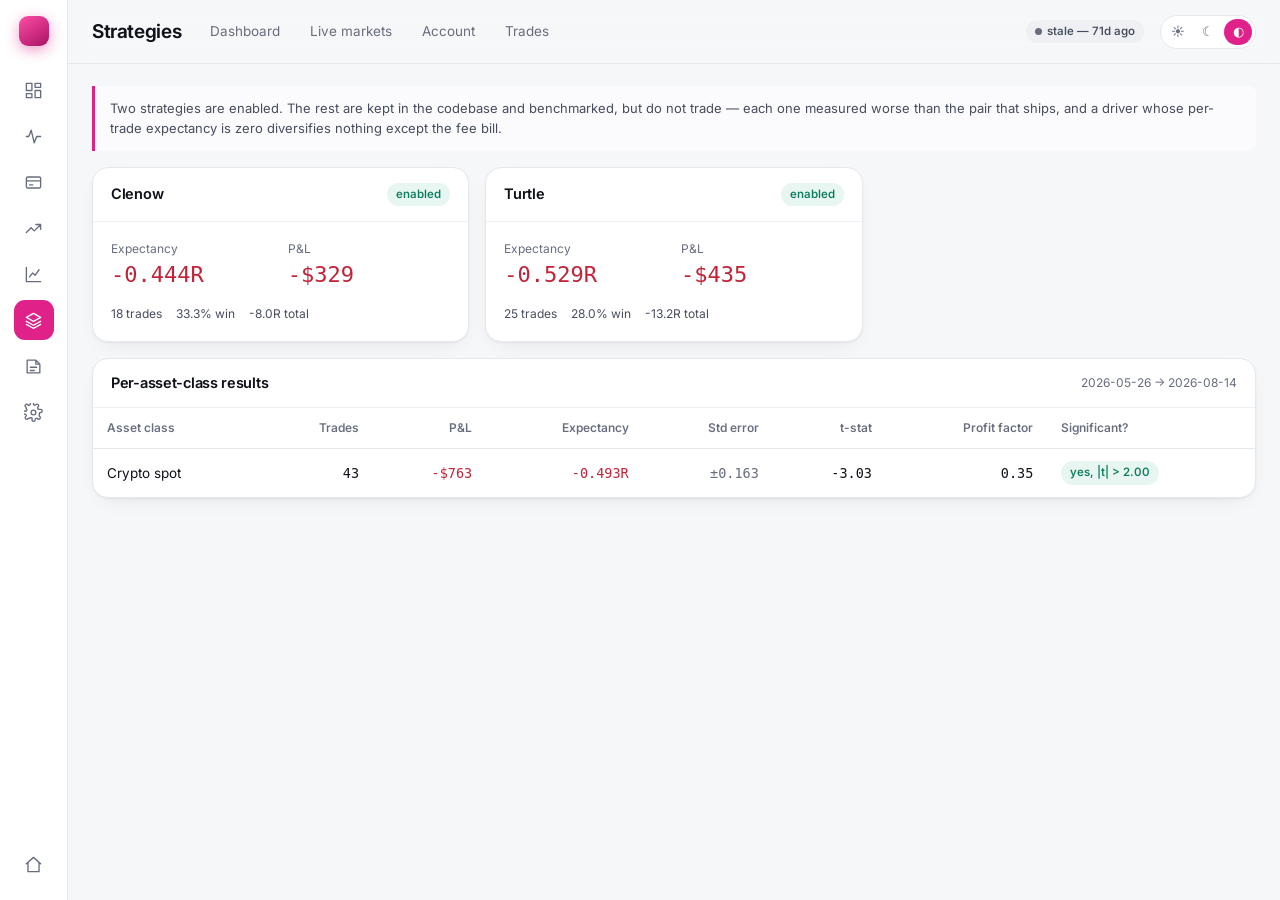
<file: web/strategies.html>
<!doctype html>
<html lang="en" data-theme="auto">
<head>
<meta charset="utf-8">
<meta name="viewport" content="width=device-width, initial-scale=1">
<title>Strategies — Meridian</title>
<script>try{document.documentElement.dataset.theme=localStorage.getItem("theme")||"auto"}catch(e){}</script>
<link rel="preconnect" href="https://fonts.googleapis.com">
<link rel="preconnect" href="https://fonts.gstatic.com" crossorigin>
<link rel="stylesheet" href="https://fonts.googleapis.com/css2?family=Inter:wght@400;500;600;700&display=swap">
<link rel="icon" href="favicon.svg" type="image/svg+xml">
<link rel="stylesheet" href="assets/app.css">
</head>
<body>
<div class="app">
  <nav class="rail" aria-label="Sections"></nav>
  <div class="main">
    <header class="topbar">
      <h1>Strategies</h1>
      <nav class="tabs" aria-label="Views"></nav>
      <span class="grow"></span>
      <span class="pill" id="fresh"><span class="dot-live"></span><span>loading…</span></span>
      <span data-toggle-theme></span>
    </header>
    <main class="content">
      <div class="note" style="margin-bottom:16px">
        Two strategies are enabled. The rest are kept in the codebase and
        benchmarked, but do not trade — each one measured worse than the pair
        that ships, and a driver whose per-trade expectancy is zero
        diversifies nothing except the fee bill.
      </div>
      <div class="grid cols-3" id="cards" style="margin-bottom:16px"></div>
      <section class="card">
        <div class="card-head"><h2>Per-asset-class results</h2><span class="grow"></span>
          <span class="muted" style="font-size:12px" id="period"></span></div>
        <div class="card-body flush"><div class="tbl-wrap"><table class="tbl" id="tbl">
          <thead><tr>
            <th>Asset class</th><th class="r">Trades</th><th class="r">P&amp;L</th>
            <th class="r">Expectancy</th><th class="r">Std error</th><th class="r">t-stat</th>
            <th class="r">Profit factor</th><th>Significant?</th>
          </tr></thead><tbody></tbody>
        </table></div></div>
      </section>
    </main>
  </div>
</div>
<script type="module" src="assets/strategies.js"></script>
</body>
</html>
</file>
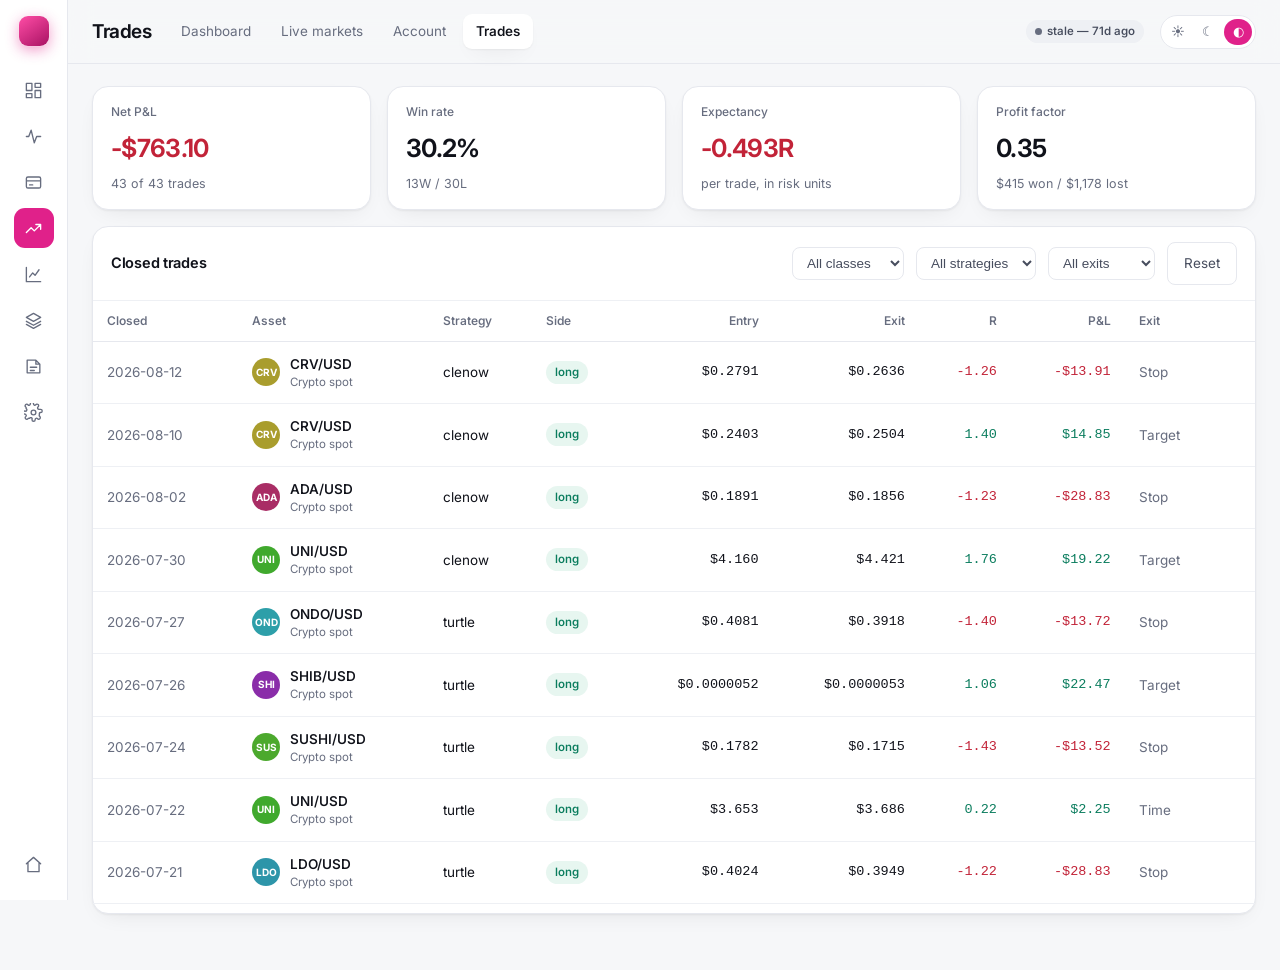
<file: web/trades.html>
<!doctype html>
<html lang="en" data-theme="auto">
<head>
<meta charset="utf-8">
<meta name="viewport" content="width=device-width, initial-scale=1">
<title>Trades — Meridian</title>
<script>try{document.documentElement.dataset.theme=localStorage.getItem("theme")||"auto"}catch(e){}</script>
<link rel="preconnect" href="https://fonts.googleapis.com">
<link rel="preconnect" href="https://fonts.gstatic.com" crossorigin>
<link rel="stylesheet" href="https://fonts.googleapis.com/css2?family=Inter:wght@400;500;600;700&display=swap">
<link rel="icon" href="favicon.svg" type="image/svg+xml">
<link rel="stylesheet" href="assets/app.css">
</head>
<body>
<div class="app">
  <nav class="rail" aria-label="Sections"></nav>
  <div class="main">
    <header class="topbar">
      <h1>Trades</h1>
      <nav class="tabs" aria-label="Views"></nav>
      <span class="grow"></span>
      <span class="pill" id="fresh"><span class="dot-live"></span><span>loading…</span></span>
      <span data-toggle-theme></span>
    </header>
    <main class="content">
      <div class="grid cols-4" id="tiles" style="margin-bottom:16px"></div>
      <section class="card">
        <div class="card-head">
          <h2>Closed trades</h2>
          <span class="grow"></span>
          <select id="f-class" class="btn-quiet" style="padding:7px 10px"></select>
          <select id="f-strat" class="btn-quiet" style="padding:7px 10px"></select>
          <select id="f-exit"  class="btn-quiet" style="padding:7px 10px"></select>
          <button class="btn-quiet" id="reset" type="button">Reset</button>
        </div>
        <div class="card-body flush"><div class="tbl-wrap"><table class="tbl" id="tbl">
          <thead><tr>
            <th class="sortable" data-k="closed_on_day">Closed</th>
            <th class="sortable" data-k="symbol">Asset</th>
            <th class="sortable" data-k="strategy">Strategy</th>
            <th class="sortable" data-k="side">Side</th>
            <th class="sortable r" data-k="entry_price">Entry</th>
            <th class="sortable r" data-k="exit_price">Exit</th>
            <th class="sortable r" data-k="r_multiple">R</th>
            <th class="sortable r" data-k="pnl">P&amp;L</th>
            <th class="sortable" data-k="exit_reason">Exit</th>
          </tr></thead><tbody></tbody>
        </table></div></div>
      </section>
    </main>
  </div>
</div>
<script type="module" src="assets/trades.js"></script>
</body>
</html>
</file>
<file: web/assets/app.css>
/* ============================================================
   Meridian — design system

   Two surfaces, deliberately different, because they do
   different jobs:

   .hero      cinematic dark. A landing band with its own fixed
              dark palette and a magenta beam. It does not follow
              the theme, because a marketing hero that turns white
              stops being the thing people were shown.
   .app       a working instrument panel. Light by default, dark
              on request. Dense, quiet, high-contrast, built to be
              read for an hour without fatigue.
   ============================================================ */

/* ── Tokens ─────────────────────────────────────────────── */

:root {
  /* Brand. The magenta is the one constant across both surfaces. */
  --brand:        #e0218a;
  --brand-lift:   #ff4da6;
  --brand-deep:   #a81263;
  --brand-ink:    #c2186b;   /* brand as TEXT on light — AA at 4.6:1 */

  /* Light app surface (default) */
  --bg:           #f6f7f9;
  --surface:      #ffffff;
  --surface-2:    #fbfbfd;
  --line:         #e6e8ee;
  --line-soft:    #eef0f4;
  --ink:          #10121a;
  --ink-2:        #474d5e;
  --ink-3:        #676d7f;   /* AA on white cards AND on --line-soft chips */
  --up:           #0b7d5e;
  --up-bg:        #e7f6f0;
  --down:         #c22338;
  --down-bg:      #fdecee;
  --warn:         #9a6207;
  --warn-bg:      #fdf4e3;
  --shadow:       0 1px 2px rgba(16,18,26,.05), 0 8px 24px -12px rgba(16,18,26,.12);
  --shadow-lg:    0 2px 4px rgba(16,18,26,.05), 0 24px 48px -20px rgba(16,18,26,.18);

  /* Chart series. Distinguishable in both themes and for the
     common colour-vision deficiencies: they differ in lightness,
     not only in hue. */
  --s1: #e0218a;  --s2: #2f6df6;  --s3: #0b7d5e;
  --s4: #b45309;  --s5: #7c3aed;  --s6: #0e7490;

  --r-sm: 8px;  --r: 12px;  --r-lg: 16px;  --r-xl: 22px;
  --rail: 68px;
  --topbar: 64px;
  --maxw: 1480px;

  --sans: "Inter", -apple-system, BlinkMacSystemFont, "Segoe UI", Roboto,
          "Helvetica Neue", Arial, sans-serif;
  --mono: "SF Mono", ui-monospace, "JetBrains Mono", Menlo, Consolas, monospace;
}

/* Dark app surface. Declared twice: once for an explicit choice,
   once for "match system", so auto tracks the OS with no
   JavaScript repaint and no flash. */
:root[data-theme="dark"] {
  --bg:        #0b0d13;
  --surface:   #12141d;
  --surface-2: #171a24;
  --line:      #242836;
  --line-soft: #1c202b;
  --ink:       #f2f3f7;
  --ink-2:     #b6bccd;
  --ink-3:     #8a91a6;
  --brand-ink: #ff6cb0;
  --up:        #34d399;  --up-bg:   #08271f;
  --down:      #fb7185;  --down-bg: #2a1119;
  --warn:      #fbbf24;  --warn-bg: #2a2008;
  --shadow:    0 1px 2px rgba(0,0,0,.4), 0 8px 24px -12px rgba(0,0,0,.6);
  --shadow-lg: 0 2px 4px rgba(0,0,0,.4), 0 24px 48px -20px rgba(0,0,0,.7);
  --s1: #ff4da6;  --s2: #60a5fa;  --s3: #34d399;
  --s4: #fbbf24;  --s5: #c084fc;  --s6: #22d3ee;
}
@media (prefers-color-scheme: dark) {
  :root[data-theme="auto"] {
    --bg:        #0b0d13;
    --surface:   #12141d;
    --surface-2: #171a24;
    --line:      #242836;
    --line-soft: #1c202b;
    --ink:       #f2f3f7;
    --ink-2:     #b6bccd;
    --ink-3:     #8a91a6;
    --brand-ink: #ff6cb0;
    --up:        #34d399;  --up-bg:   #08271f;
    --down:      #fb7185;  --down-bg: #2a1119;
    --warn:      #fbbf24;  --warn-bg: #2a2008;
    --shadow:    0 1px 2px rgba(0,0,0,.4), 0 8px 24px -12px rgba(0,0,0,.6);
    --shadow-lg: 0 2px 4px rgba(0,0,0,.4), 0 24px 48px -20px rgba(0,0,0,.7);
    --s1: #ff4da6;  --s2: #60a5fa;  --s3: #34d399;
    --s4: #fbbf24;  --s5: #c084fc;  --s6: #22d3ee;
  }
}

/* ── Base ───────────────────────────────────────────────── */

*, *::before, *::after { box-sizing: border-box; }
html { -webkit-text-size-adjust: 100%; }
body {
  margin: 0;
  background: var(--bg);
  color: var(--ink);
  font: 400 15px/1.5 var(--sans);
  -webkit-font-smoothing: antialiased;
  text-rendering: optimizeLegibility;
}
h1, h2, h3, h4 { margin: 0; font-weight: 640; letter-spacing: -.02em; line-height: 1.15; }
p { margin: 0; }
a { color: inherit; text-decoration: none; }
button { font: inherit; color: inherit; }
img, svg { display: block; max-width: 100%; }
table { border-collapse: collapse; width: 100%; }
:focus-visible { outline: 2px solid var(--brand); outline-offset: 2px; border-radius: 4px; }

.num { font-family: var(--mono); font-variant-numeric: tabular-nums; font-feature-settings: "tnum" 1; }
.up   { color: var(--up); }
.down { color: var(--down); }
.muted { color: var(--ink-3); }
.vh { position: absolute; width: 1px; height: 1px; overflow: hidden;
      clip: rect(0 0 0 0); clip-path: inset(50%); white-space: nowrap; }

/* ============================================================
   LANDING
   ============================================================ */

.landing { background: var(--bg); }

/* The hero sits as an inset panel on a near-black field, with a
   magenta wedge cutting the top-right corner — the framing device the
   reference is built around. The field is always dark: it is the
   matte the panel is mounted on, not a themed surface. */
.stage {
  position: relative;
  background: #050309;
  padding: 14px;
  overflow: hidden;
}
.stage::before {
  content: "";
  position: absolute; top: 0; right: 0;
  width: min(42vw, 560px); aspect-ratio: 1.55;
  background: linear-gradient(218deg,
    rgba(255,120,190,.95) 0%, rgba(224,33,138,.55) 42%, transparent 66%);
  clip-path: polygon(38% 0, 100% 0, 100% 62%);
  pointer-events: none;
}
.stage > .hero { position: relative; z-index: 1; }

.hero {
  position: relative;
  isolation: isolate;
  overflow: hidden;
  background: #0a0611;
  color: #fff;
  border-radius: 26px;
}
/* The beam. A wide magenta shaft falling from above and behind
   the headline, the way a stage light would. Three stacked
   gradients: the shaft, a warm core, and a floor glow. */
.hero::before {
  content: "";
  position: absolute; inset: -30% -15% 0;
  background:
    radial-gradient(30% 34% at 50% -2%, rgba(255,255,255,.55), transparent 62%),
    radial-gradient(46% 52% at 50% 2%,  rgba(255,138,196,.72), transparent 68%),
    radial-gradient(76% 62% at 50% 0%,  rgba(224,33,138,.55),  transparent 72%),
    linear-gradient(180deg, rgba(224,33,138,.34) 0%, rgba(150,20,95,.16) 42%, transparent 74%);
  z-index: -2;
}
.hero::after {
  content: "";
  position: absolute; inset: 0 0 18%;
  background: repeating-linear-gradient(94deg,
    rgba(255,255,255,.10) 0 1px,
    transparent 1px 7px,
    rgba(255,255,255,.05) 7px 8px,
    transparent 8px 22px);
  -webkit-mask-image: radial-gradient(46% 88% at 50% -6%, #000 8%, rgba(0,0,0,.5) 44%, transparent 82%);
          mask-image: radial-gradient(46% 88% at 50% -6%, #000 8%, rgba(0,0,0,.5) 44%, transparent 82%);
  z-index: -1;
  pointer-events: none;
}

.hero-nav {
  display: flex; align-items: center; gap: 28px;
  max-width: var(--maxw); margin: 0 auto;
  padding: 22px 28px;
  font-size: 13.5px;
}
.hero-nav .links { display: flex; gap: 22px; color: rgba(255,255,255,.76); }
.hero-nav .links a:hover { color: #fff; }
.hero-nav .mark {
  margin-inline: auto;
  display: flex; align-items: center; gap: 9px;
  font-weight: 680; letter-spacing: -.02em; font-size: 15px;
}
.hero-nav .right { display: flex; align-items: center; gap: 12px; }

.mark-glyph {
  width: 26px; height: 26px; border-radius: 8px; flex: none;
  background: linear-gradient(145deg, var(--brand-lift), var(--brand-deep));
  box-shadow: 0 0 0 1px rgba(255,255,255,.14), 0 4px 14px rgba(224,33,138,.45);
}

.hero-body {
  max-width: 900px; margin: 0 auto;
  padding: 78px 28px 92px;
  text-align: center;
}
.eyebrow {
  display: inline-flex; align-items: center; gap: 9px;
  padding: 7px 15px 7px 8px; margin-bottom: 30px;
  border-radius: 999px;
  background: rgba(255,255,255,.07);
  border: 1px solid rgba(255,255,255,.14);
  backdrop-filter: blur(8px);
  font-size: 12.5px; color: rgba(255,255,255,.9);
}
.eyebrow .dot {
  width: 18px; height: 18px; border-radius: 50%;
  background: linear-gradient(145deg, #ffd166, #f7931a);
  display: grid; place-items: center; font-size: 10px; color: #3a2400;
}
.hero-body h1 {
  font-size: clamp(38px, 6.4vw, 76px);
  font-weight: 700; letter-spacing: -.035em; line-height: 1.02;
  margin-bottom: 22px;
  text-wrap: balance;
}
.hero-body .lede {
  font-size: clamp(14.5px, 1.6vw, 17px);
  color: rgba(255,255,255,.72);
  max-width: 560px; margin: 0 auto 34px;
  text-wrap: balance;
}
.hero-cta { display: flex; gap: 14px; justify-content: center; flex-wrap: wrap; }

/* Buttons */
.btn {
  display: inline-flex; align-items: center; gap: 10px;
  padding: 12px 18px; border-radius: 999px;
  border: 1px solid transparent; background: none;
  font-size: 14px; font-weight: 560; cursor: pointer;
  transition: transform .12s ease, background .16s ease, border-color .16s ease;
}
.btn:active { transform: translateY(1px); }
.btn .arrow {
  width: 22px; height: 22px; border-radius: 50%; flex: none;
  display: grid; place-items: center; font-size: 12px;
  background: rgba(0,0,0,.22);
}
.btn-fill {
  background: linear-gradient(180deg, #ffa8ce, #f06aa8);
  color: #2b0518; border-color: rgba(255,255,255,.35);
  box-shadow: 0 8px 26px -8px rgba(240,106,168,.7);
}
.btn-fill:hover { background: linear-gradient(180deg, #ffb9d8, #f57ab2); }
.btn-ghost { border-color: rgba(255,122,178,.55); color: #ffc2dc; }
.btn-ghost:hover { border-color: #ff7ab2; background: rgba(255,122,178,.1); }

/* The glass strip under the hero — real widgets, cropped at the
   edges the way the reference crops them, so it reads as a rail
   that continues rather than a row that happens to end. */
.strip {
  display: grid; grid-auto-flow: column;
  grid-auto-columns: minmax(230px, 1fr);
  gap: 16px; align-items: stretch;
  max-width: var(--maxw); margin: 0 auto;
  padding: 0 28px 64px;
  overflow-x: auto; scrollbar-width: none;
  -webkit-mask-image: linear-gradient(90deg, transparent, #000 5%, #000 95%, transparent);
          mask-image: linear-gradient(90deg, transparent, #000 5%, #000 95%, transparent);
}
.strip::-webkit-scrollbar { display: none; }
.glass {
  border-radius: var(--r-lg); padding: 16px;
  background: rgba(255,255,255,.045);
  border: 1px solid rgba(255,255,255,.1);
  backdrop-filter: blur(14px);
  color: #fff;
}
.glass .cap {
  font-size: 11.5px; color: rgba(255,255,255,.62);
  display: flex; justify-content: space-between; align-items: center;
  margin-bottom: 14px;
}
.glass .big { font-size: 26px; font-weight: 680; letter-spacing: -.03em; }
.swap-row {
  display: flex; justify-content: space-between; align-items: center;
  padding: 11px 12px; border-radius: var(--r);
  background: rgba(255,255,255,.05); border: 1px solid rgba(255,255,255,.07);
}
.swap-row + .swap-row { margin-top: 8px; }
.swap-row .sym { font-size: 13.5px; font-weight: 580; }
.swap-row .sub { font-size: 11px; color: rgba(255,255,255,.5); }
.asset-line {
  display: flex; align-items: center; gap: 10px;
  padding: 7px 0; font-size: 13px; color: rgba(255,255,255,.85);
}
.asset-line .chip {
  width: 24px; height: 24px; border-radius: 50%; flex: none;
  display: grid; place-items: center; font-size: 10px; font-weight: 700;
  background: rgba(255,255,255,.1); border: 1px solid rgba(255,255,255,.12);
}

/* Landing sections below the hero follow the theme. */
.section { max-width: var(--maxw); margin: 0 auto; padding: 72px 28px; }
.section-head { max-width: 620px; margin-bottom: 34px; }
.section-head h2 { font-size: clamp(25px, 3.2vw, 38px); letter-spacing: -.03em; }
.section-head p { color: var(--ink-3); margin-top: 12px; font-size: 15.5px; }
.kicker {
  font-size: 12px; font-weight: 640; letter-spacing: .1em; text-transform: uppercase;
  color: var(--brand-ink); margin-bottom: 12px;
}
.feature-grid {
  display: grid; gap: 16px;
  grid-template-columns: repeat(auto-fit, minmax(280px, 1fr));
}
.feature {
  background: var(--surface); border: 1px solid var(--line);
  border-radius: var(--r-lg); padding: 22px; box-shadow: var(--shadow);
}
.feature h3 { font-size: 16.5px; margin-bottom: 9px; }
.feature p { color: var(--ink-3); font-size: 14px; }
.feature .ico {
  width: 40px; height: 40px; border-radius: 12px; margin-bottom: 15px;
  display: grid; place-items: center;
  background: linear-gradient(145deg, rgba(224,33,138,.16), rgba(224,33,138,.04));
  border: 1px solid rgba(224,33,138,.2); color: var(--brand-ink);
}
.feature .ico svg { width: 19px; height: 19px; }

/* ============================================================
   APP SHELL
   ============================================================ */

.app { display: grid; grid-template-columns: var(--rail) 1fr; min-height: 100vh; }

.rail {
  position: sticky; top: 0; height: 100vh;
  display: flex; flex-direction: column; align-items: center; gap: 6px;
  padding: 16px 0;
  background: var(--surface); border-right: 1px solid var(--line);
  z-index: 20;
}
.rail a.mark-glyph {
  width: 30px; height: 30px; margin-bottom: 18px; border-radius: 9px;
}
.rail a.mark-glyph:hover { background: none; }
.rail a {
  position: relative;
  width: 40px; height: 40px; border-radius: 11px;
  display: grid; place-items: center;
  color: var(--ink-3);
  transition: background .15s ease, color .15s ease;
}
.rail a:hover { background: var(--line-soft); color: var(--ink); }
.rail a[aria-current="page"] { background: var(--brand); color: #fff; }
.rail a[aria-current="page"] svg { stroke: #fff; }
.rail .spacer { flex: 1; }
/* Label on hover, so an icon rail is not a guessing game. */
.rail a .tip {
  position: absolute; left: calc(100% + 10px); white-space: nowrap;
  padding: 5px 9px; border-radius: 7px; font-size: 12px;
  background: var(--ink); color: var(--bg);
  opacity: 0; pointer-events: none; transform: translateX(-4px);
  transition: opacity .14s ease, transform .14s ease;
}
.rail a:hover .tip, .rail a:focus-visible .tip { opacity: 1; transform: none; }

.main { min-width: 0; display: flex; flex-direction: column; }

.topbar {
  position: sticky; top: 0; z-index: 15;
  height: var(--topbar); flex: none;
  display: flex; align-items: center; gap: 16px;
  padding: 0 24px;
  background: color-mix(in srgb, var(--bg) 88%, transparent);
  backdrop-filter: blur(12px);
  border-bottom: 1px solid var(--line);
}
.topbar h1 { font-size: 19px; }
.topbar .grow { flex: 1; }
.tabs { display: flex; gap: 4px; }
.tabs a {
  padding: 7px 13px; border-radius: 9px; font-size: 13.5px; color: var(--ink-3);
}
.tabs a:hover { background: var(--line-soft); color: var(--ink); }
.tabs a[aria-current="page"] { background: var(--surface); color: var(--ink);
  box-shadow: var(--shadow); font-weight: 560; }

.content { padding: 22px 24px 56px; max-width: var(--maxw); width: 100%; }

/* Small chrome buttons in the topbar */
.icon-btn {
  width: 36px; height: 36px; border-radius: 10px; flex: none;
  display: grid; place-items: center; cursor: pointer;
  background: var(--surface); border: 1px solid var(--line); color: var(--ink-2);
}
.icon-btn:hover { color: var(--ink); border-color: var(--ink-3); }
.who {
  display: flex; align-items: center; gap: 9px;
  padding: 5px 11px 5px 5px; border-radius: 999px;
  background: var(--surface); border: 1px solid var(--line); font-size: 13px;
}
.who .av {
  width: 27px; height: 27px; border-radius: 50%;
  display: grid; place-items: center; font-size: 11px; font-weight: 680; color: #fff;
  background: linear-gradient(145deg, var(--brand-lift), var(--brand-deep));
}

/* Theme switch — a three-way segmented control, not a mystery glyph. */
.theme-switch {
  display: inline-flex; flex: none; padding: 3px; gap: 2px; border-radius: 999px;
  background: var(--surface); border: 1px solid var(--line);
}
.theme-switch button {
  width: 28px; height: 26px; flex: none; line-height: 1; border-radius: 999px; border: 0;
  background: none; color: var(--ink-3); cursor: pointer; font-size: 13px;
  display: grid; place-items: center;
}
.theme-switch button:hover { color: var(--ink); }
.theme-switch button[aria-pressed="true"] {
  background: var(--brand); color: #fff;
}

/* ── Cards, tiles, grids ────────────────────────────────── */

.grid { display: grid; gap: 16px; }
.cols-4 { grid-template-columns: repeat(4, 1fr); }
.cols-3 { grid-template-columns: repeat(3, 1fr); }
.cols-2 { grid-template-columns: repeat(2, 1fr); }
.split  { grid-template-columns: minmax(0, 1.9fr) minmax(300px, 1fr); }
.split-even { grid-template-columns: minmax(0,1fr) minmax(0,1fr); }

.card {
  background: var(--surface); border: 1px solid var(--line);
  border-radius: var(--r-lg); box-shadow: var(--shadow);
  min-width: 0;
}
.card-head {
  display: flex; align-items: center; gap: 12px;
  padding: 15px 18px; border-bottom: 1px solid var(--line-soft);
}
.card-head h2, .card-head h3 { font-size: 14.5px; font-weight: 620; }
.card-head .grow { flex: 1; }
.card-body { padding: 18px; }
.card-body.flush { padding: 0; }

.tile { padding: 16px 18px; }
.tile .label {
  font-size: 12px; color: var(--ink-3); font-weight: 500;
  display: flex; align-items: center; gap: 7px; margin-bottom: 9px;
}
.tile .value { font-size: 25px; font-weight: 660; letter-spacing: -.028em; }
.tile .delta { font-size: 12.5px; margin-top: 7px; display: flex; align-items: center; gap: 5px; }

.pill {
  display: inline-flex; align-items: center; gap: 5px;
  padding: 3px 9px; border-radius: 999px;
  font-size: 11.5px; font-weight: 560;
  background: var(--line-soft); color: var(--ink-2);
}
.pill.up   { background: var(--up-bg);   color: var(--up); }
.pill.down { background: var(--down-bg); color: var(--down); }
.pill.warn { background: var(--warn-bg); color: var(--warn); }

.seg { display: inline-flex; gap: 2px; padding: 3px; border-radius: 9px;
       background: var(--line-soft); }
.seg button {
  padding: 5px 11px; border: 0; border-radius: 7px; background: none;
  color: var(--ink-3); font-size: 12px; cursor: pointer;
}
.seg button[aria-pressed="true"] { background: var(--surface); color: var(--ink);
  box-shadow: var(--shadow); font-weight: 560; }

/* ── Tables ─────────────────────────────────────────────── */

.tbl-wrap { overflow: auto; max-height: min(68vh, 760px); }
.tbl-wrap::-webkit-scrollbar { width: 10px; height: 10px; }
.tbl-wrap::-webkit-scrollbar-thumb {
  background: var(--line); border-radius: 5px;
  border: 3px solid var(--surface);
}
table.tbl { font-size: 13.5px; }
.tbl th {
  text-align: left; font-weight: 560; font-size: 12px; color: var(--ink-3);
  padding: 11px 14px; border-bottom: 1px solid var(--line);
  white-space: nowrap; position: sticky; top: 0; background: var(--surface);
}
.tbl th.sortable { cursor: pointer; user-select: none; }
.tbl th.sortable:hover { color: var(--ink); }
.tbl td { padding: 12px 14px; border-bottom: 1px solid var(--line-soft); white-space: nowrap; }
.tbl tbody tr:hover { background: var(--surface-2); }
.tbl tbody tr:last-child td { border-bottom: 0; }
.tbl .r { text-align: right; }

.asset {
  display: flex; align-items: center; gap: 10px; min-width: 0;
}
.asset .coin {
  width: 28px; height: 28px; border-radius: 50%; flex: none;
  display: grid; place-items: center; font-size: 10px; font-weight: 700;
  color: #fff; background: var(--ink-3);
}
.asset .nm { font-weight: 560; display: block; }
.asset .tk { font-size: 11.5px; color: var(--ink-3); display: block; }

/* A weight/allocation bar inside a table cell */
.bar { width: 74px; height: 6px; border-radius: 3px; background: var(--line); overflow: hidden; }
.bar > i { display: block; height: 100%; background: var(--brand); border-radius: 3px; }

/* ── Lists ──────────────────────────────────────────────── */

.rows { display: flex; flex-direction: column; }
.row {
  display: flex; align-items: center; gap: 12px;
  padding: 12px 18px; border-bottom: 1px solid var(--line-soft);
}
.row:last-child { border-bottom: 0; }
.row .grow { flex: 1; min-width: 0; }
.row .ttl { font-size: 13.5px; font-weight: 540; }
.row .col { text-align: right; flex: none; white-space: nowrap; }
.row .col .k { font-size: 12.5px; }
.row .col .v { font-size: 11px; color: var(--ink-3); margin-top: 2px; }
.row .sub { font-size: 11.5px; color: var(--ink-3); margin-top: 2px; }

/* News feed */
.news { padding: 14px 18px; border-bottom: 1px solid var(--line-soft); }
.news:last-child { border-bottom: 0; }
.news .tag {
  font-size: 10.5px; font-weight: 640; letter-spacing: .07em; text-transform: uppercase;
  color: var(--brand-ink); margin-bottom: 6px;
}
.news p { font-size: 13px; color: var(--ink-2); line-height: 1.45; }

/* ── Charts ─────────────────────────────────────────────── */

.chart { position: relative; width: 100%; }
.chart svg { width: 100%; height: auto; display: block; overflow: visible; }
.chart .gridline { stroke: var(--line); stroke-width: 1; }
.chart .axis { fill: var(--ink-3); font-size: 11px; font-family: var(--sans); }
.chart .hit { fill: transparent; cursor: crosshair; }
.chart .cursor { stroke: var(--ink-3); stroke-width: 1; stroke-dasharray: 3 3; }
.tip-box {
  position: absolute; pointer-events: none; z-index: 5;
  padding: 9px 11px; border-radius: 10px; font-size: 12px;
  background: var(--ink); color: var(--bg);
  box-shadow: var(--shadow-lg); white-space: nowrap;
  transform: translate(-50%, -100%); opacity: 0; transition: opacity .1s;
}
.tip-box b { font-family: var(--mono); font-weight: 620; }
.legend { display: flex; flex-wrap: wrap; gap: 14px; font-size: 12px; color: var(--ink-2); }
.legend i { width: 9px; height: 9px; border-radius: 3px; display: inline-block; margin-right: 6px; }
.spark { width: 88px; height: 26px; }

/* ── States ─────────────────────────────────────────────── */

.empty, .err {
  padding: 26px 18px; text-align: center; color: var(--ink-3); font-size: 13.5px;
}
.err { color: var(--down); }
.empty code, .err code {
  font-family: var(--mono); font-size: 12px; padding: 2px 6px;
  border-radius: 5px; background: var(--line-soft); color: var(--ink-2);
}
.skel {
  background: linear-gradient(90deg, var(--line-soft), var(--line), var(--line-soft));
  background-size: 200% 100%; animation: sh 1.2s linear infinite; border-radius: 6px;
}
@keyframes sh { to { background-position: -200% 0; } }
@media (prefers-reduced-motion: reduce) { .skel { animation: none; } *, *::before { transition: none !important; } }

.dot-live { width: 7px; height: 7px; border-radius: 50%; background: var(--up); flex: none; }
.dot-live.stale { background: var(--warn); }
.dot-live.off { background: var(--ink-3); }

/* ── Forms ──────────────────────────────────────────────── */

.field { margin-bottom: 16px; }
.field label { display: block; font-size: 12.5px; font-weight: 560; margin-bottom: 6px; }
.field .hint { font-size: 12px; color: var(--ink-3); margin-top: 6px; }
.field input, .field select {
  width: 100%; padding: 10px 12px; border-radius: var(--r-sm);
  border: 1px solid var(--line); background: var(--surface-2); color: var(--ink);
  font: 400 13.5px var(--mono);
}
.field input:focus { border-color: var(--brand); outline: none;
  box-shadow: 0 0 0 3px color-mix(in srgb, var(--brand) 18%, transparent); }
.btn-primary {
  background: var(--brand); color: #fff; border-radius: var(--r-sm);
  padding: 10px 16px; border: 0; cursor: pointer; font-weight: 560; font-size: 13.5px;
}
.btn-primary:hover { background: var(--brand-lift); }
.btn-quiet {
  background: var(--surface); border: 1px solid var(--line); color: var(--ink-2);
  border-radius: var(--r-sm); padding: 10px 16px; cursor: pointer; font-size: 13.5px;
}
.btn-quiet:hover { color: var(--ink); border-color: var(--ink-3); }
.note {
  border-left: 3px solid var(--brand); background: var(--surface-2);
  padding: 13px 15px; border-radius: 0 var(--r-sm) var(--r-sm) 0;
  font-size: 13px; color: var(--ink-2);
}
.note.warn { border-left-color: var(--warn); }

/* ── Responsive ─────────────────────────────────────────── */

@media (max-width: 1180px) {
  .cols-4 { grid-template-columns: repeat(2, 1fr); }
  .split, .split-even, .cols-3 { grid-template-columns: 1fr; }
}
@media (max-width: 720px) {
  :root { --rail: 0px; }
  .app { grid-template-columns: 1fr; }
  .rail {
    position: fixed; inset: auto 0 0 0; height: 58px; width: 100%;
    flex-direction: row; justify-content: space-around; padding: 0;
    border-right: 0; border-top: 1px solid var(--line);
  }
  .rail .mark-glyph, .rail .spacer, .rail .tip { display: none; }
  .content { padding: 16px 16px 84px; }
  .topbar { padding: 0 16px; gap: 10px; }
  .topbar .tabs { display: none; }
  .cols-4, .cols-2 { grid-template-columns: 1fr; }
  .hero-nav .links, .hero-nav .right .hide-sm { display: none; }
  .hero-body { padding: 52px 20px 68px; }
  .section { padding: 52px 20px; }
}
</file>
